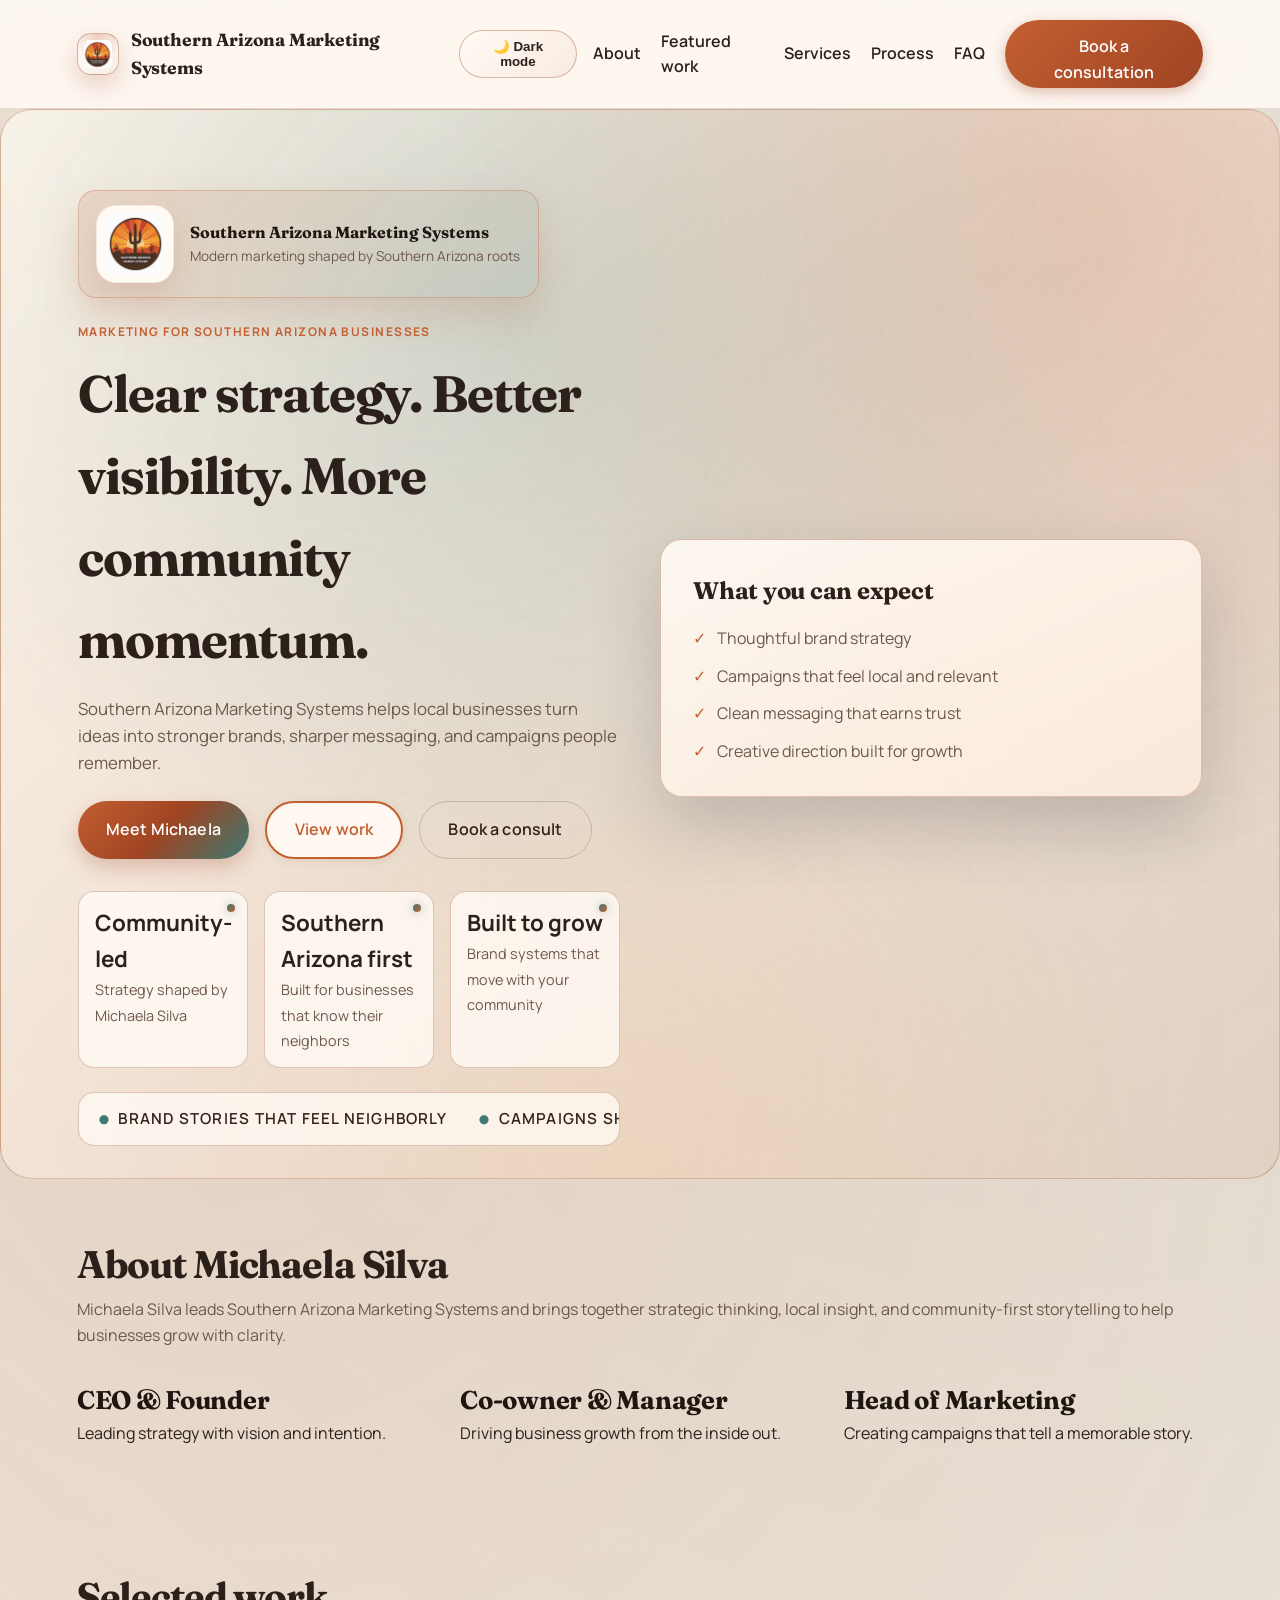
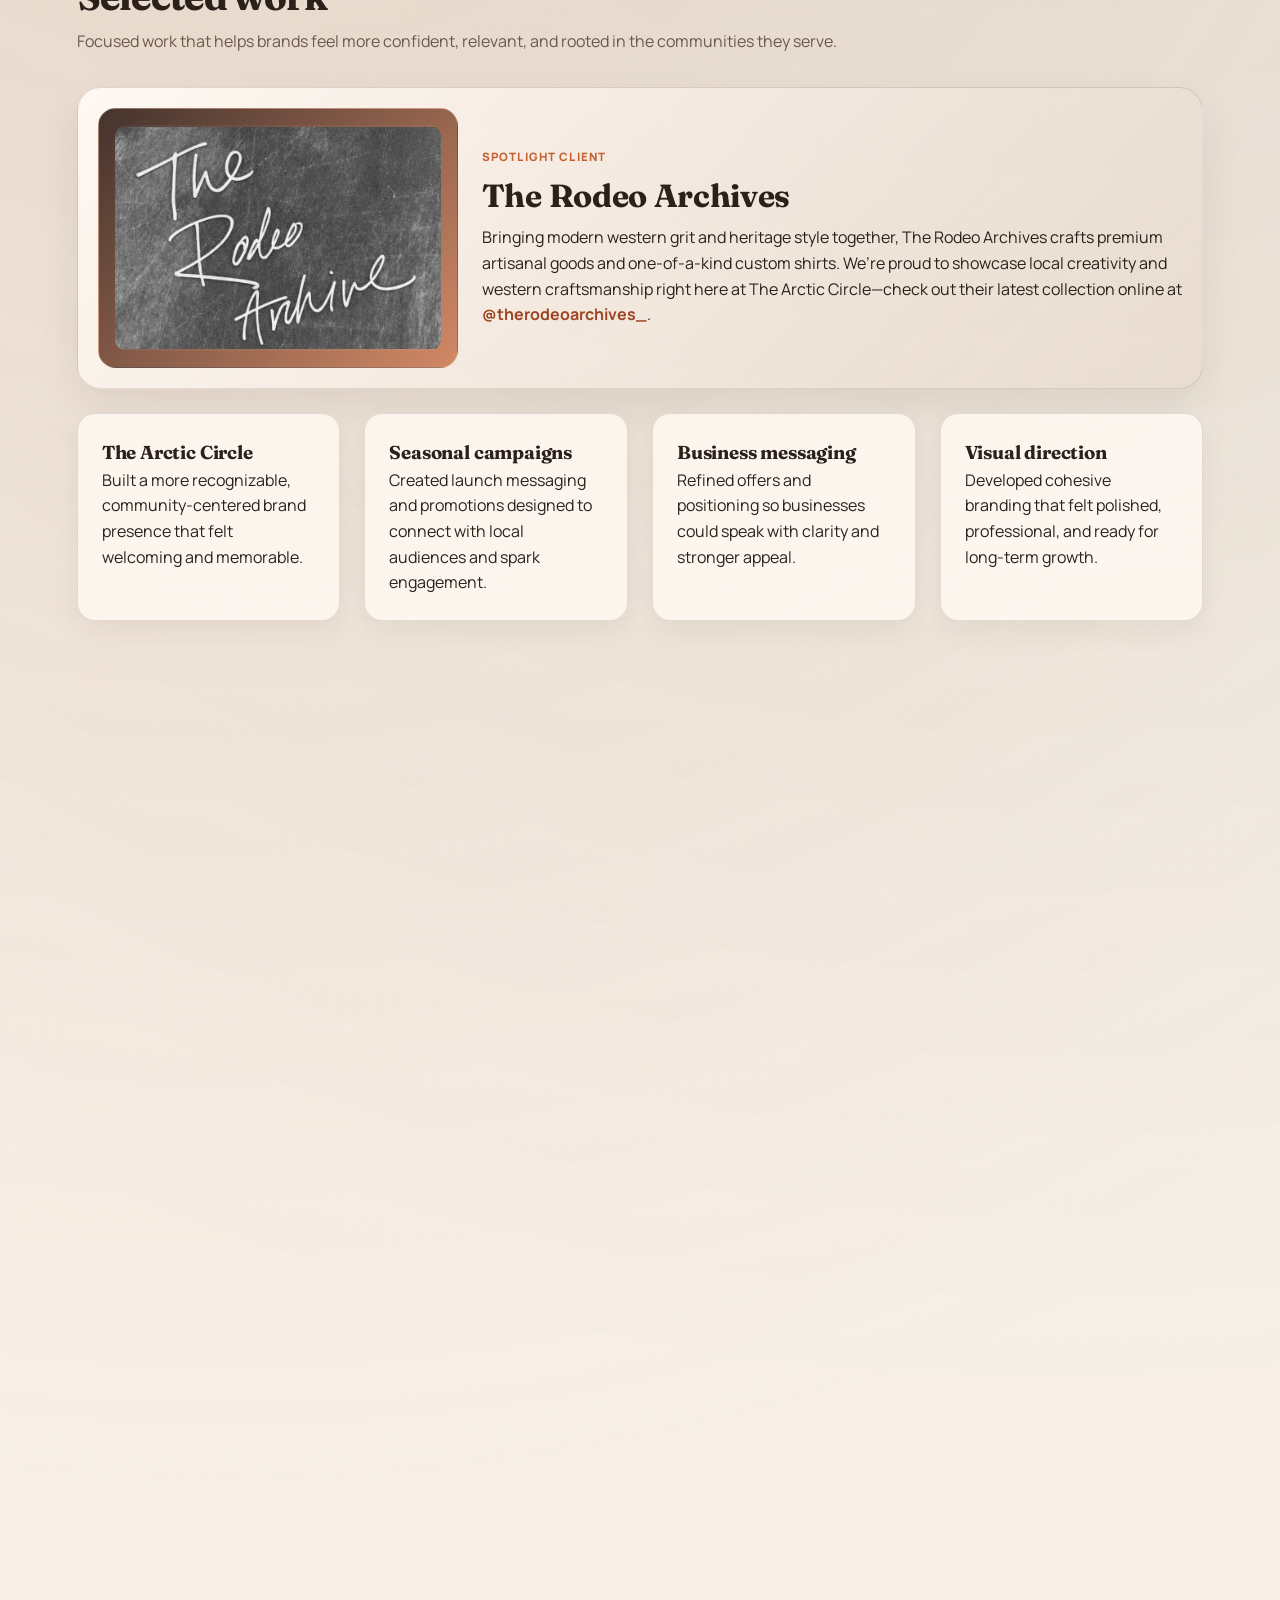
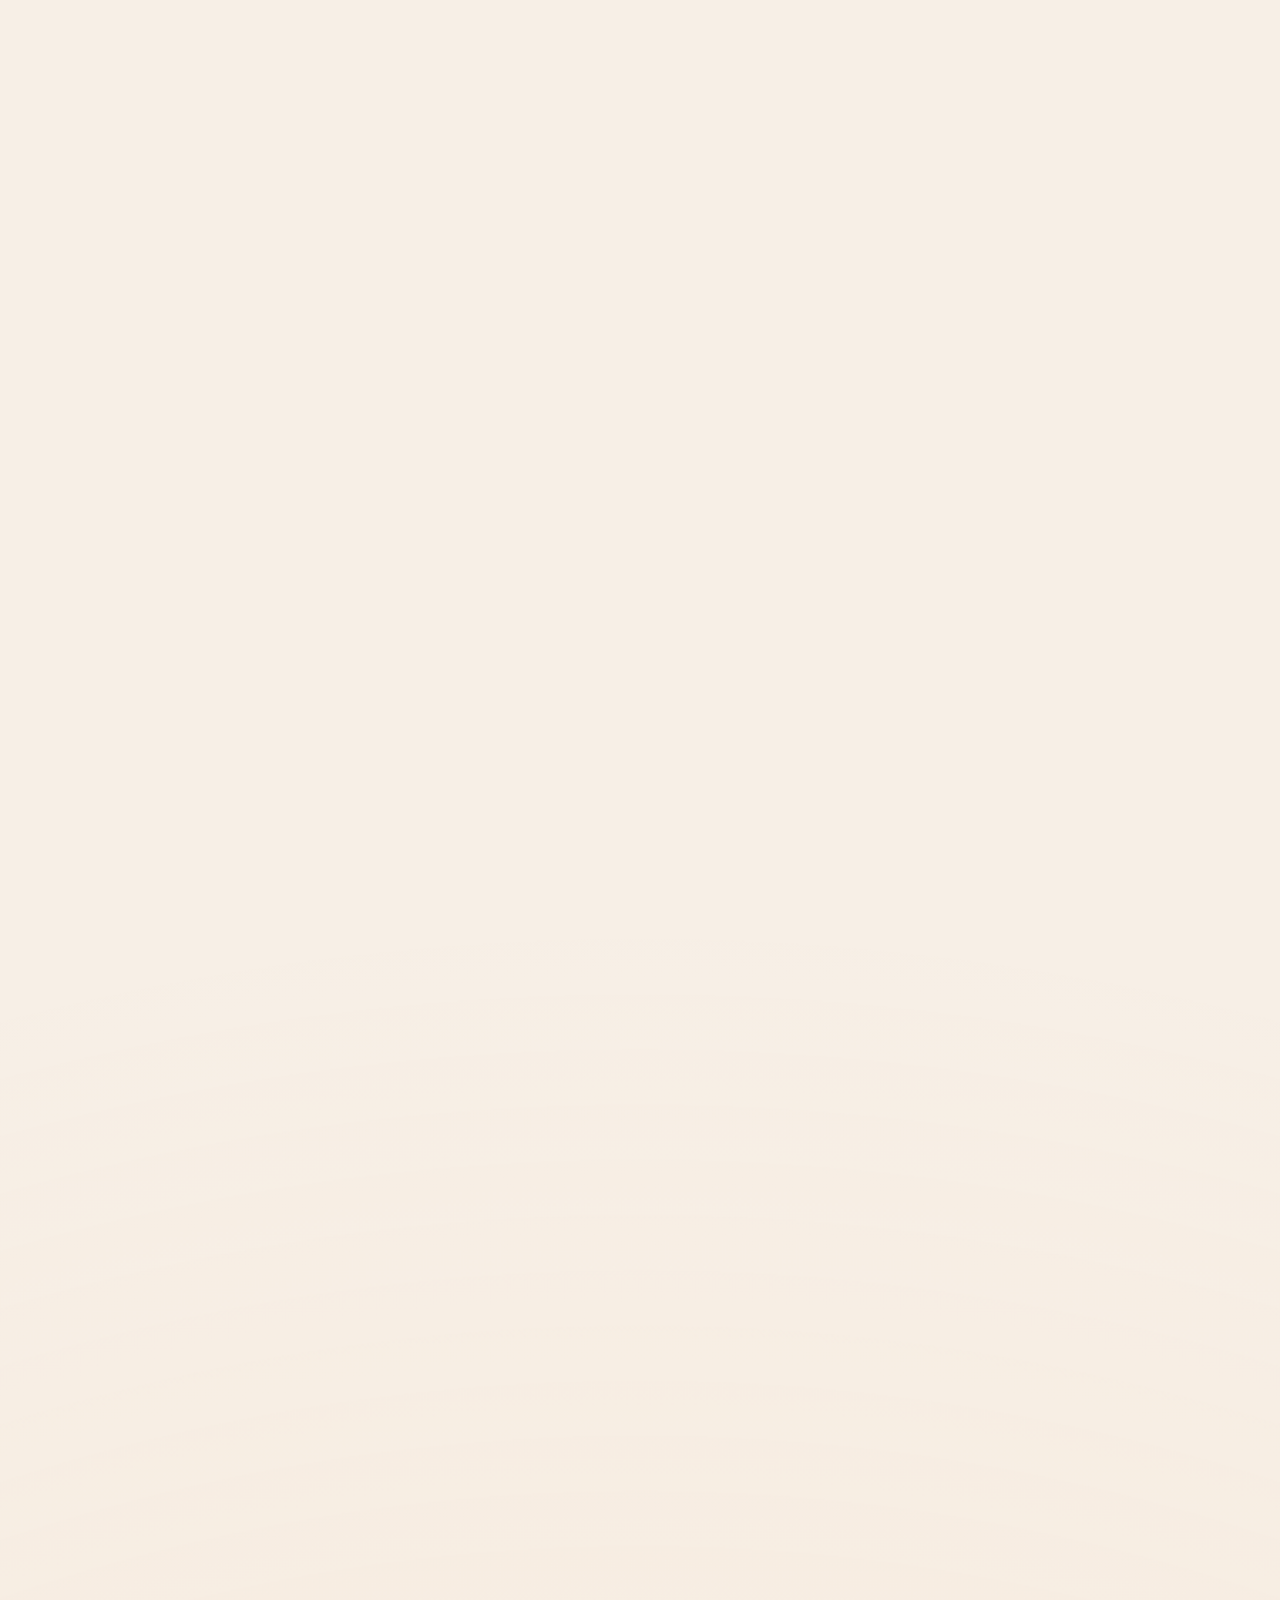
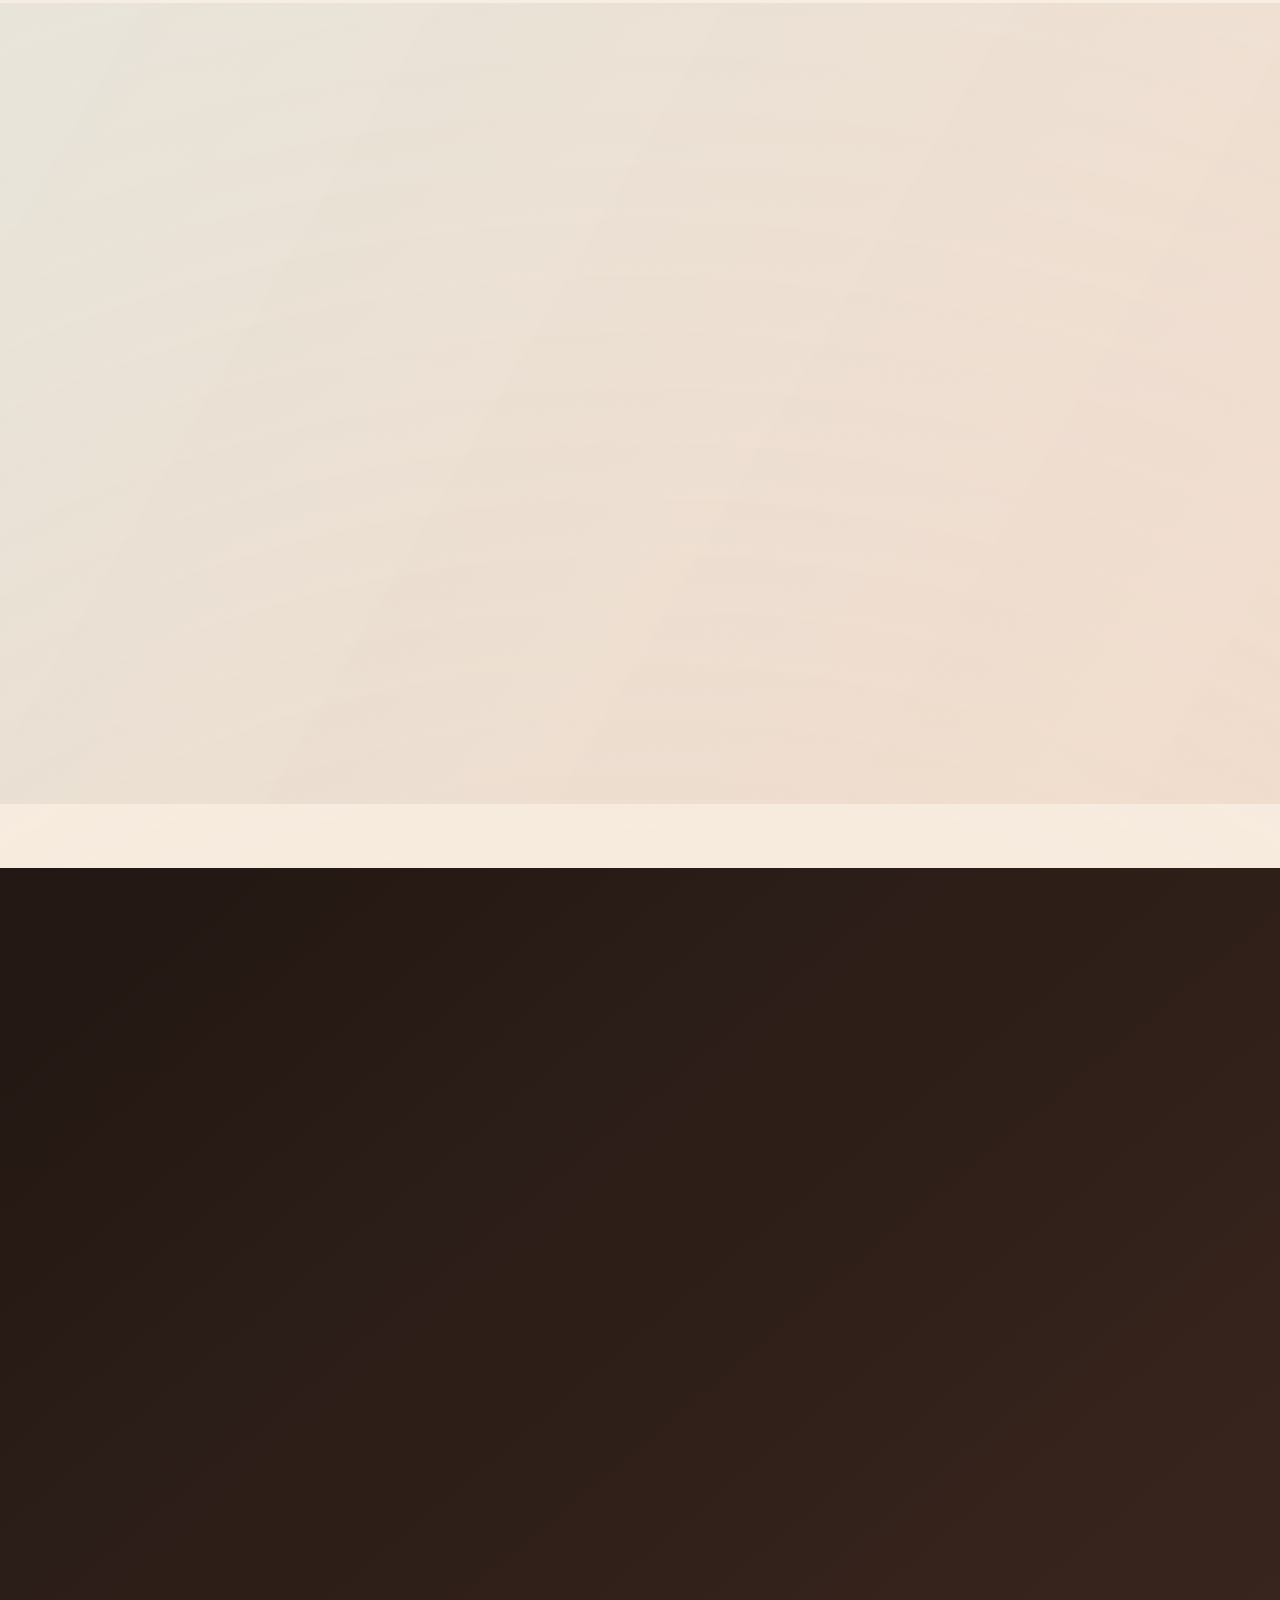
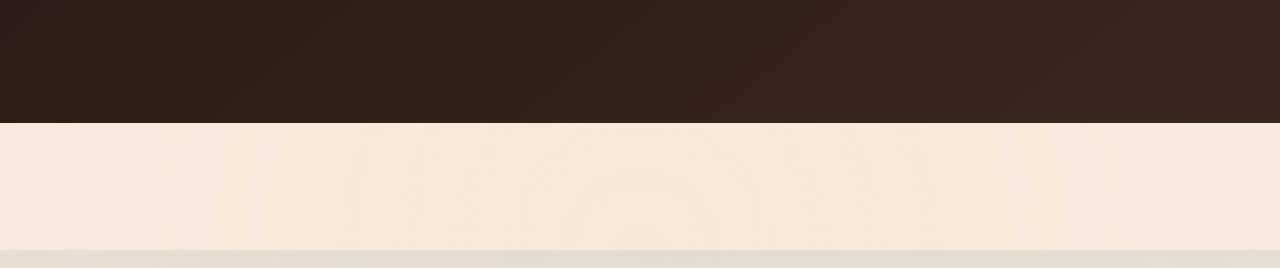
<file: index.html>
<!doctype html>
<html lang="en">
  <head>
    <meta charset="UTF-8" />
    <meta name="viewport" content="width=device-width, initial-scale=1" />
    <title>Southern Arizona Marketing Systems | Community-Rooted Brand Strategy</title>
    <meta
      name="description"
      content="Southern Arizona Marketing Systems is a marketing brand focused on helping local businesses grow with strategy, branding, and campaigns rooted in Southern Arizona community."
    />
    <meta name="robots" content="index, follow" />
    <link rel="canonical" href="https://southernarizonamarketingsystems.com/" />
    <meta property="og:type" content="website" />
    <meta property="og:title" content="Southern Arizona Marketing Systems | Community-Rooted Brand Strategy" />
    <meta
      property="og:description"
      content="Community-rooted marketing strategy, branding, and campaign development for businesses in Southern Arizona."
    />
    <meta property="og:url" content="https://southernarizonamarketingsystems.com/" />
    <meta property="og:image" content="https://southernarizonamarketingsystems.com/images/IMG_1869.PNG" />
    <meta name="twitter:card" content="summary_large_image" />
    <meta name="twitter:title" content="Southern Arizona Marketing Systems | Community-Rooted Brand Strategy" />
    <meta
      name="twitter:description"
      content="Community-rooted marketing strategy, branding, and campaign development for businesses in Southern Arizona."
    />
    <meta name="twitter:image" content="https://southernarizonamarketingsystems.com/images/IMG_1869.PNG" />
    <meta name="theme-color" content="#d7b79c" media="(prefers-color-scheme: light)" />
    <meta name="theme-color" content="#18110f" media="(prefers-color-scheme: dark)" />
    
    <!-- Performance: DNS prefetch and preconnect for faster resource loading -->
    <link rel="dns-prefetch" href="https://fonts.googleapis.com" />
    <link rel="dns-prefetch" href="https://fonts.gstatic.com" />
    <link rel="preconnect" href="https://fonts.googleapis.com" />
    <link rel="preconnect" href="https://fonts.gstatic.com" crossorigin />
    
    <!-- Performance: Preload critical CSS for faster render -->
    <link rel="preload" href="styles.min.css" as="style" />
    
    <!-- Performance: Load font with optimal display strategy -->
    <link
      href="https://fonts.googleapis.com/css2?family=Manrope:wght@400;500;600;700;800&family=Fraunces:opsz,wght@9..144,600;9..144,700&display=swap"
      rel="stylesheet"
    />
    
    <!-- Performance: Use minified CSS for faster load -->
    <link rel="stylesheet" href="styles.css" />
    
    <!-- Performance: Defer JavaScript execution -->
    <script defer src="script.js"></script>
    <script type="application/ld+json">
      {
        "@context": "https://schema.org",
        "@type": "LocalBusiness",
        "name": "Southern Arizona Marketing Systems",
        "url": "https://southernarizonamarketingsystems.com/",
        "image": "https://southernarizonamarketingsystems.com/images/IMG_1869.PNG",
        "description": "Community-rooted marketing strategy, branding, and campaign development for businesses in Southern Arizona.",
        "address": {
          "@type": "PostalAddress",
          "addressRegion": "AZ",
          "addressLocality": "Southern Arizona",
          "addressCountry": "US"
        },
        "areaServed": ["Tucson, AZ", "Cochise County, AZ", "Southern Arizona"],
        "email": "silva.marketing.freelanceandmore@gmail.com",
        "sameAs": []
      }
    </script>
  </head>
  <body>
    <a class="skip-link" href="#main-content">Skip to main content</a>
    <!-- Header / Navigation -->
    <header class="site-header" id="top">
      <nav class="nav" aria-label="Primary">
        <a class="brand" href="#top">
          <img class="brand__logo" src="images/IMG_1869.PNG" alt="Southern Arizona Marketing Systems logo" loading="eager" decoding="async" width="42" height="42" />
          <span>Southern Arizona Marketing Systems</span>
        </a>
        <button class="nav-toggle" type="button" aria-expanded="false" aria-controls="nav-menu">
          <span class="sr-only">Toggle navigation</span>
          <span class="nav-toggle__bar"></span>
          <span class="nav-toggle__bar"></span>
          <span class="nav-toggle__bar"></span>
        </button>
        <button class="theme-toggle" type="button" aria-pressed="false" aria-label="Toggle dark mode">
          🌙 Dark mode
        </button>
        <ul class="nav-menu" id="nav-menu" aria-label="Primary navigation">
          <li><a href="#about">About</a></li>
          <li><a href="#work">Featured work</a></li>
          <li><a href="#services">Services</a></li>
          <li><a href="#process">Process</a></li>
          <li><a href="#faq">FAQ</a></li>
          <li><a class="button button--cta" href="#contact">Book a consultation</a></li>
        </ul>
      </nav>
    </header>

    <main id="main-content">
      <!-- Hero -->
      <section class="hero" aria-labelledby="hero-title">
        <div class="hero__backdrop" aria-hidden="true"></div>
        <header class="hero__content">
          <div class="hero__logo">
            <img src="images/IMG_1869.PNG" alt="Southern Arizona Marketing Systems logo" loading="eager" decoding="async" width="78" height="78" />
            <div>
              <p class="hero__logo-title">Southern Arizona Marketing Systems</p>
              <p class="hero__logo-subtitle">Modern marketing shaped by Southern Arizona roots</p>
            </div>
          </div>
          <p class="eyebrow">Marketing for Southern Arizona businesses</p>
          <h1 id="hero-title">Clear strategy. Better visibility. More community momentum.</h1>
          <p class="lead">
            Southern Arizona Marketing Systems helps local businesses turn ideas into stronger brands, sharper messaging, and campaigns people remember.
          </p>
          <div class="hero__actions">
            <a class="button button--primary" href="#about">Meet Michaela</a>
            <a class="button button--secondary" href="#work">View work</a>
            <a class="button button--ghost" href="#contact">Book a consult</a>
          </div>
          <ul class="hero__stats">
            <li>
              <strong>Community-led</strong>
              <span>Strategy shaped by Michaela Silva</span>
            </li>
            <li>
              <strong>Southern Arizona first</strong>
              <span>Built for businesses that know their neighbors</span>
            </li>
            <li>
              <strong>Built to grow</strong>
              <span>Brand systems that move with your community</span>
            </li>
          </ul>
          <div class="hero__ticker" aria-live="polite">
            <div class="ticker__track">
              <span class="ticker__item">Brand stories that feel neighborly</span>
              <span class="ticker__item">Campaigns shaped for local audiences</span>
              <span class="ticker__item">Messaging with confidence and warmth</span>
              <span class="ticker__item">Creative direction with desert character</span>
              <span class="ticker__item">Brand stories that feel neighborly</span>
              <span class="ticker__item">Campaigns shaped for local audiences</span>
              <span class="ticker__item">Messaging with confidence and warmth</span>
            </div>
          </div>
        </header>
        <aside class="hero__card">
          <h2>What you can expect</h2>
          <ul>
            <li>Thoughtful brand strategy</li>
            <li>Campaigns that feel local and relevant</li>
            <li>Clean messaging that earns trust</li>
            <li>Creative direction built for growth</li>
          </ul>
        </aside>
      </section>

      <!-- About -->
      <section class="section" id="about" aria-labelledby="about-title">
        <header class="section__header">
          <h2 id="about-title">About Michaela Silva</h2>
          <p>
            Michaela Silva leads Southern Arizona Marketing Systems and brings together strategic thinking, local insight, and community-first storytelling to help businesses grow with clarity.
          </p>
        </header>
        <ul class="metrics">
          <li>
            <h3>CEO & Founder</h3>
            <p>Leading strategy with vision and intention.</p>
          </li>
          <li>
            <h3>Co-owner & Manager</h3>
            <p>Driving business growth from the inside out.</p>
          </li>
          <li>
            <h3>Head of Marketing</h3>
            <p>Creating campaigns that tell a memorable story.</p>
          </li>
        </ul>
      </section>

      <!-- Featured Work -->
      <section class="section" id="work" aria-labelledby="work-title">
        <header class="section__header">
          <h2 id="work-title">Selected work</h2>
          <p>Focused work that helps brands feel more confident, relevant, and rooted in the communities they serve.</p>
        </header>

        <article class="spotlight" aria-labelledby="spotlight-title">
          <div class="spotlight__media" aria-label="The Rodeo Archives logo">
            <img src="images/IMG_0685.jpeg" alt="The Rodeo Archives logo" loading="lazy" decoding="async" />
          </div>
          <div class="spotlight__content">
            <p class="spotlight__badge">Spotlight Client</p>
            <h3 id="spotlight-title">The Rodeo Archives</h3>
            <p>
              Bringing modern western grit and heritage style together, The Rodeo Archives crafts premium artisanal goods and one-of-a-kind custom shirts. We’re proud to showcase local creativity and western craftsmanship right here at The Arctic Circle—check out their latest collection online at <a href="https://www.instagram.com/therodeoarchives_" target="_blank" rel="noreferrer">@therodeoarchives_</a>.
            </p>
          </div>
        </article>

        <div class="grid grid--two">
          <article class="card">
            <h3>The Arctic Circle</h3>
            <p>Built a more recognizable, community-centered brand presence that felt welcoming and memorable.</p>
          </article>
          <article class="card">
            <h3>Seasonal campaigns</h3>
            <p>Created launch messaging and promotions designed to connect with local audiences and spark engagement.</p>
          </article>
          <article class="card">
            <h3>Business messaging</h3>
            <p>Refined offers and positioning so businesses could speak with clarity and stronger appeal.</p>
          </article>
          <article class="card">
            <h3>Visual direction</h3>
            <p>Developed cohesive branding that felt polished, professional, and ready for long-term growth.</p>
          </article>
        </div>
      </section>

      <!-- Solutions -->
      <section class="section section--alt" id="solutions" aria-labelledby="solutions-title">
        <header class="section__header">
          <h2 id="solutions-title">What we build</h2>
          <p>Practical marketing support built around your voice, your audience, and the next step your business is ready to take.</p>
        </header>
        <div class="grid grid--two">
          <article class="callout">
            <h3>Brand Positioning</h3>
            <p>Clarify who you are, what makes you distinct, and how you show up in the market with local trust.</p>
          </article>
          <article class="callout">
            <h3>Campaign Development</h3>
            <p>Turn ideas into compelling promotions, launches, and consistent storytelling that invites people in.</p>
          </article>
          <article class="callout">
            <h3>Digital Presence</h3>
            <p>Strengthen your website, social presence, and digital messaging to support growth without losing your voice.</p>
          </article>
          <article class="callout">
            <h3>Community Engagement</h3>
            <p>Build local visibility with a tone and approach that resonates with neighbors, families, and repeat customers.</p>
          </article>
        </div>
      </section>

      <!-- Services -->
      <section class="section" id="services" aria-labelledby="services-title">
        <header class="section__header">
          <h2 id="services-title">Services</h2>
          <p>Simple, flexible support for businesses that want stronger branding and steady momentum.</p>
        </header>
        <div class="promo-strip" role="note" aria-label="Special promotion">
          <p><strong>NOW OFFERING AD SPACE AT THE ARCTIC CIRCLE!</strong> $24.99 a month for bi-weekly banner design and ad space.</p>
        </div>
        <div class="grid">
          <article class="card">
            <h3>Brand Strategy</h3>
            <p>Positioning, messaging, and creative direction for businesses that want to stand out.</p>
          </article>
          <article class="card">
            <h3>Campaign Development</h3>
            <p>Promotions, launches, and storytelling designed to create stronger visibility.</p>
          </article>
          <article class="card">
            <h3>Digital Presence</h3>
            <p>Website copy, content direction, and social messaging that support growth.</p>
          </article>
        </div>
        <div class="plans">
          <header class="section__header section__header--compact">
            <h3>Support options</h3>
            <p>Flexible tiers that scale with your growth goals.</p>
          </header>
          <div class="plans__grid">
            <article class="plan">
              <header class="plan__header">
                <h4>Brand Launch</h4>
                <p class="plan__price">
                  <span>$24.99 / month</span>
                  <span>Brand foundation for a fresh start</span>
                </p>
              </header>
              <ul class="plan__list">
                <li>Brand messaging direction</li>
                <li>Website copy refresh</li>
                <li>Social media positioning</li>
                <li>1 strategy session</li>
              </ul>
            </article>
            <article class="plan plan--featured">
              <header class="plan__header">
                <p class="plan__badge">Cochise County</p>
                <h4>Arctic Circle Ad Space</h4>
                <p class="plan__price">
                  <span>$24.99 / month</span>
                  <span>Bi-weekly banner design and ad placement</span>
                </p>
              </header>
              <ul class="plan__list">
                <li>Custom banner design every two weeks</li>
                <li>Ad space at The Arctic Circle</li>
                <li>Built for local businesses looking to grow visibility</li>
              </ul>
            </article>
            <article class="plan plan--featured">
              <header class="plan__header">
                <p class="plan__badge">Most popular</p>
                <h4>Growth Support</h4>
                <p class="plan__price">
                  <span>$34.99 / month</span>
                  <span>Ongoing momentum for businesses ready to expand</span>
                </p>
              </header>
              <ul class="plan__list">
                <li>Everything in Brand Launch</li>
                <li>Campaign planning</li>
                <li>Content direction</li>
                <li>Monthly strategy check-ins</li>
              </ul>
            </article>
            <article class="plan">
              <header class="plan__header">
                <h4>Signature Growth</h4>
                <p class="plan__price">
                  <span>$44.99 / month</span>
                  <span>Full-scale support for ambitious brand building</span>
                </p>
              </header>
              <ul class="plan__list">
                <li>Everything in Growth Support</li>
                <li>Launch campaign development</li>
                <li>Brand storytelling support</li>
                <li>Priority collaboration</li>
              </ul>
            </article>
            <article class="plan">
              <header class="plan__header">
                <h4>Website + Domain Management</h4>
                <p class="plan__price">
                  <span>$19.99 / month</span>
                  <span>Website and domain management only</span>
                </p>
              </header>
              <ul class="plan__list">
                <li>Website maintenance</li>
                <li>Domain management</li>
                <li>Basic support and updates</li>
              </ul>
            </article>
          </div>
          <div class="plans__cta">
            <a class="button button--secondary" href="process.html">See how we move forward</a>
          </div>
        </div>
        
        <!-- Service CTA -->
        <div class="cta-banner">
          <h3>Ready to grow your Southern Arizona business?</h3>
          <p>Let’s create a marketing direction that feels clear, confident, and rooted in the communities you care about.</p>
          <div class="cta-banner__actions">
            <a class="button button--primary" href="#contact">Book a consultation</a>
            <a class="button button--secondary" href="#contact">Share your goals</a>
          </div>
        </div>
      </section>

      <!-- FAQ -->
      <section class="section section--alt" id="faq" aria-labelledby="faq-title">
        <header class="section__header">
          <h2 id="faq-title">FAQ</h2>
          <p>Quick answers to common questions from local businesses and community partners.</p>
        </header>
        <div class="faq">
          <details>
            <summary>How quickly can we get started?</summary>
            <p>Most projects start with a discovery conversation and move into planning shortly after.</p>
          </details>
          <details>
            <summary>Do you work with small local businesses?</summary>
            <p>Yes. We work with businesses that want clearer messaging and stronger visibility.</p>
          </details>
          <details>
            <summary>What kinds of services do you offer?</summary>
            <p>Branding, campaign development, messaging, and digital presence support.</p>
          </details>
        </div>
        
        <!-- FAQ CTA -->
        <div class="cta-banner">
          <h3>Still have questions?</h3>
          <p>Let’s talk about your goals and create a marketing direction that feels aligned with the future you want.</p>
          <div class="cta-banner__actions">
            <a class="button button--primary" href="#contact">Book a consultation</a>
            <a class="button button--secondary" href="#contact">Share your goals</a>
          </div>
        </div>
      </section>

      <!-- Contact -->
      <section class="section section--accent" id="contact" aria-labelledby="contact-title">
        <div class="contact">
          <article>
              <h2 id="contact-title">Let’s build your next chapter together</h2>
            <p>
                Share your goals and challenges. We’ll help you shape a marketing direction that feels clear, confident, and ready for what comes next in your community.
            </p>
            <ul class="contact__benefits">
              <li>✓ Complimentary consultation</li>
              <li>✓ Brand and campaign guidance</li>
              <li>✓ Thoughtful next-step recommendations</li>
              <li>✓ Responsive communication</li>
            </ul>
          </article>
          <form class="contact__form" action="mailto:silva.marketing.freelanceandmore@gmail.com" method="post" enctype="text/plain" aria-describedby="form-note form-status">
            <label for="contact-name">Your Name <span class="required">*</span></label>
            <input id="contact-name" type="text" name="name" autocomplete="name" placeholder="John Smith" required aria-required="true" />
            
            <label for="contact-email">Email Address <span class="required">*</span></label>
            <input id="contact-email" type="email" name="email" autocomplete="email" placeholder="john@yourbusiness.com" required aria-required="true" />
            
            <label for="contact-phone">Phone (optional)</label>
            <input id="contact-phone" type="tel" name="phone" autocomplete="tel" placeholder="(520) 555-1234" />
            
            <label for="contact-message">Tell us about your business goals <span class="required">*</span></label>
            <textarea id="contact-message" name="message" rows="5" placeholder="What challenges are you facing? What are your growth goals?" required aria-required="true"></textarea>
            
            <button class="button button--primary button--large" type="submit">Start the conversation</button>
            <p class="form-status" id="form-status" role="status" aria-live="polite"></p>
            <p class="form-note" id="form-note">We’ll respond within two business days.</p>
          </form>
        </div>
      </section>
    </main>

    <!-- Footer -->
    <footer class="site-footer">
      <div class="footer-brand">
        <img src="images/IMG_1869.PNG" alt="Southern Arizona Marketing Systems logo" loading="lazy" decoding="async" width="46" height="46" />
        <p>© 2026 Southern Arizona Marketing Systems. Proudly rooted in Southern Arizona.</p>
      </div>
      <nav class="footer-links" aria-label="Footer">
        <a href="#about">About</a>
        <a href="#work">Featured work</a>
        <a href="#services">Services</a>
        <a href="process.html">Process</a>
        <a href="#faq">FAQ</a>
        <a href="#contact">Contact</a>
      </nav>
    </footer>
  </body>
</html>
</file>
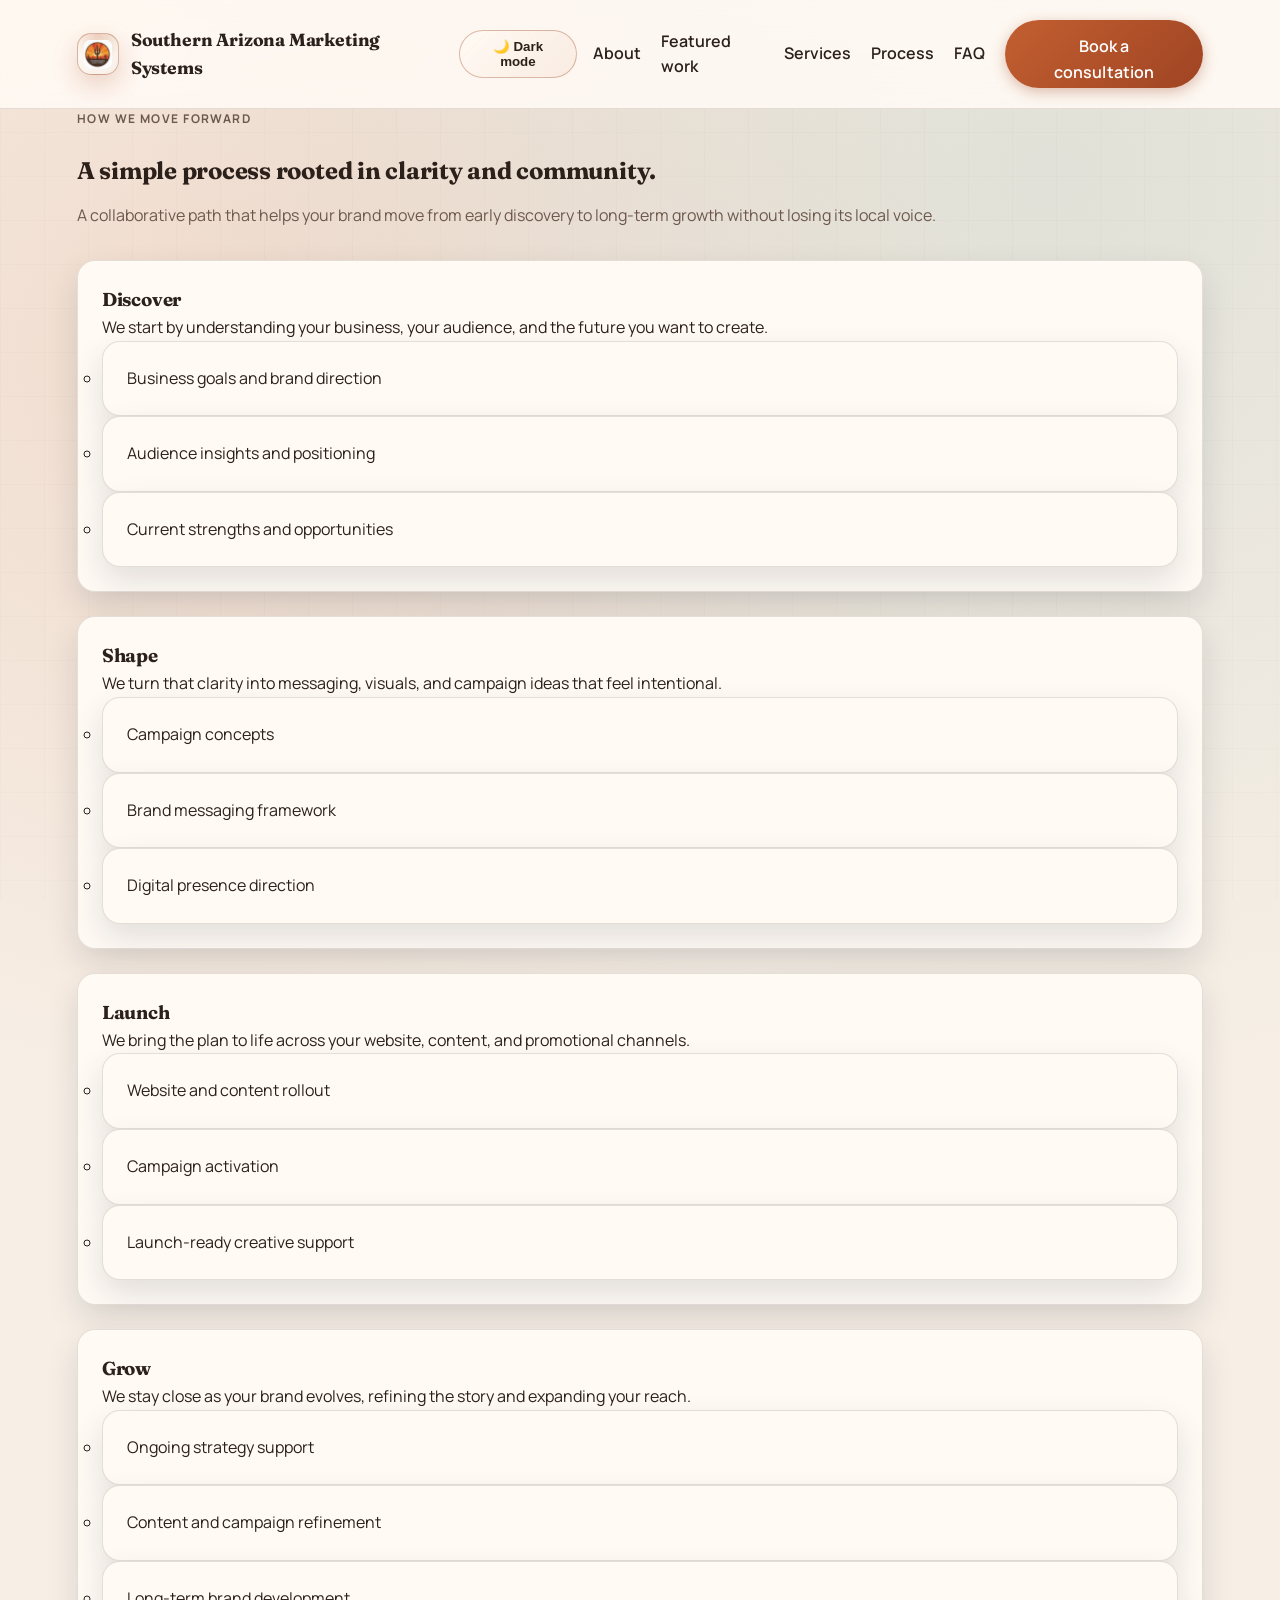
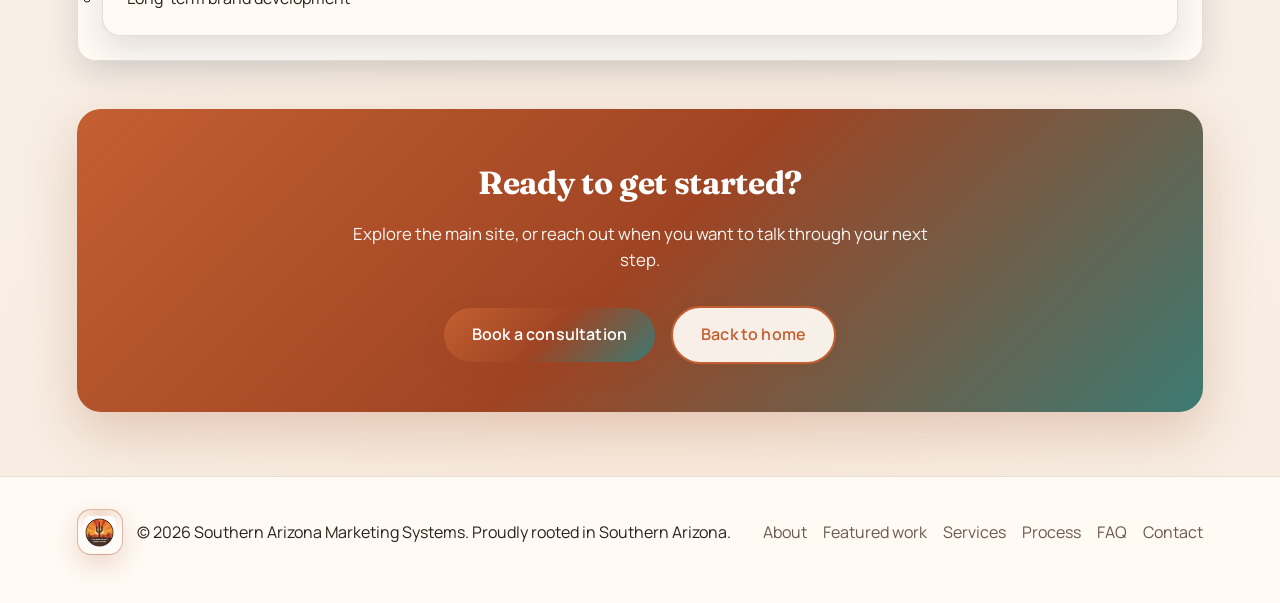
<file: process.html>
<!doctype html>
<html lang="en">
  <head>
    <meta charset="UTF-8" />
    <meta name="viewport" content="width=device-width, initial-scale=1" />
    <title>How We Move Forward | Southern Arizona Marketing Systems</title>
    <meta
      name="description"
      content="Learn how Southern Arizona Marketing Systems moves a project from discovery to growth with a collaborative, community-focused process."
    />
    <meta name="robots" content="index, follow" />
    <link rel="canonical" href="https://southernarizonamarketingsystems.com/process.html" />
    <meta property="og:type" content="website" />
    <meta property="og:title" content="How We Move Forward | Southern Arizona Marketing Systems" />
    <meta
      property="og:description"
      content="Learn how Southern Arizona Marketing Systems moves a project from discovery to growth with a collaborative, community-focused process."
    />
    <meta property="og:url" content="https://southernarizonamarketingsystems.com/process.html" />
    <meta property="og:image" content="https://southernarizonamarketingsystems.com/images/IMG_1869.PNG" />
    <meta name="twitter:card" content="summary_large_image" />
    <meta name="twitter:title" content="How We Move Forward | Southern Arizona Marketing Systems" />
    <meta
      name="twitter:description"
      content="Learn how Southern Arizona Marketing Systems moves a project from discovery to growth with a collaborative, community-focused process."
    />
    <meta name="twitter:image" content="https://southernarizonamarketingsystems.com/images/IMG_1869.PNG" />
    <meta name="theme-color" content="#d7b79c" media="(prefers-color-scheme: light)" />
    <meta name="theme-color" content="#18110f" media="(prefers-color-scheme: dark)" />
    <link rel="dns-prefetch" href="https://fonts.googleapis.com" />
    <link rel="dns-prefetch" href="https://fonts.gstatic.com" />
    <link rel="preconnect" href="https://fonts.googleapis.com" />
    <link rel="preconnect" href="https://fonts.gstatic.com" crossorigin />
    <link rel="preload" href="styles.min.css" as="style" />
    <link
      href="https://fonts.googleapis.com/css2?family=Manrope:wght@400;500;600;700;800&family=Fraunces:opsz,wght@9..144,600;9..144,700&display=swap"
      rel="stylesheet"
    />
    <link rel="stylesheet" href="styles.css" />
    <script defer src="script.js"></script>
  </head>
  <body>
    <a class="skip-link" href="#main-content">Skip to main content</a>
    <header class="site-header" id="top">
      <nav class="nav" aria-label="Primary">
        <a class="brand" href="index.html#top">
          <img class="brand__logo" src="images/IMG_1869.PNG" alt="Southern Arizona Marketing Systems logo" loading="eager" decoding="async" width="42" height="42" />
          <span>Southern Arizona Marketing Systems</span>
        </a>
        <button class="nav-toggle" type="button" aria-expanded="false" aria-controls="nav-menu">
          <span class="sr-only">Toggle navigation</span>
          <span class="nav-toggle__bar"></span>
          <span class="nav-toggle__bar"></span>
          <span class="nav-toggle__bar"></span>
        </button>
        <button class="theme-toggle" type="button" aria-pressed="false" aria-label="Toggle dark mode">
          🌙 Dark mode
        </button>
        <ul class="nav-menu" id="nav-menu" aria-label="Primary navigation">
          <li><a href="index.html#about">About</a></li>
          <li><a href="index.html#work">Featured work</a></li>
          <li><a href="index.html#services">Services</a></li>
          <li><a href="process.html">Process</a></li>
          <li><a href="index.html#faq">FAQ</a></li>
          <li><a class="button button--cta" href="index.html#contact">Book a consultation</a></li>
        </ul>
      </nav>
    </header>

    <main id="main-content">
      <section class="section" aria-labelledby="process-title">
        <header class="section__header">
          <p class="eyebrow">How we move forward</p>
          <h1 id="process-title">A simple process rooted in clarity and community.</h1>
          <p>A collaborative path that helps your brand move from early discovery to long-term growth without losing its local voice.</p>
        </header>
        <ol class="process">
          <li>
            <h3>Discover</h3>
            <p>We start by understanding your business, your audience, and the future you want to create.</p>
            <ul>
              <li>Business goals and brand direction</li>
              <li>Audience insights and positioning</li>
              <li>Current strengths and opportunities</li>
            </ul>
          </li>
          <li>
            <h3>Shape</h3>
            <p>We turn that clarity into messaging, visuals, and campaign ideas that feel intentional.</p>
            <ul>
              <li>Campaign concepts</li>
              <li>Brand messaging framework</li>
              <li>Digital presence direction</li>
            </ul>
          </li>
          <li>
            <h3>Launch</h3>
            <p>We bring the plan to life across your website, content, and promotional channels.</p>
            <ul>
              <li>Website and content rollout</li>
              <li>Campaign activation</li>
              <li>Launch-ready creative support</li>
            </ul>
          </li>
          <li>
            <h3>Grow</h3>
            <p>We stay close as your brand evolves, refining the story and expanding your reach.</p>
            <ul>
              <li>Ongoing strategy support</li>
              <li>Content and campaign refinement</li>
              <li>Long-term brand development</li>
            </ul>
          </li>
        </ol>
        <div class="cta-banner">
          <h3>Ready to get started?</h3>
          <p>Explore the main site, or reach out when you want to talk through your next step.</p>
          <div class="cta-banner__actions">
            <a class="button button--primary" href="index.html#contact">Book a consultation</a>
            <a class="button button--secondary" href="index.html">Back to home</a>
          </div>
        </div>
      </section>
    </main>

    <footer class="site-footer">
      <div class="footer-brand">
        <img src="images/IMG_1869.PNG" alt="Southern Arizona Marketing Systems logo" loading="lazy" decoding="async" width="46" height="46" />
        <p>© 2026 Southern Arizona Marketing Systems. Proudly rooted in Southern Arizona.</p>
      </div>
      <nav class="footer-links" aria-label="Footer">
        <a href="index.html#about">About</a>
        <a href="index.html#work">Featured work</a>
        <a href="index.html#services">Services</a>
        <a href="process.html">Process</a>
        <a href="index.html#faq">FAQ</a>
        <a href="index.html#contact">Contact</a>
      </nav>
    </footer>
  </body>
</html>
</file>
<file: styles.css>
:root {
  color-scheme: light;
  --bg: #f7efe6;
  --surface: #fffaf4;
  --primary: #34221c;
  --primary-dark: #1f1612;
  --accent: #c35f31;
  --accent-dark: #9f4423;
  --accent-cool: #3c7a72;
  --accent-cool-dark: #255f58;
  --text: #2c201b;
  --muted: #6d584d;
  --border: rgba(76, 51, 39, 0.14);
  --shadow: 0 24px 60px rgba(56, 35, 24, 0.12);
  --success: #2f7a61;
  --focus-ring: #9f4423;
  --font-body: "Manrope", system-ui, sans-serif;
  --font-display: "Fraunces", "Manrope", serif;
}

body[data-theme="dark"] {
  color-scheme: dark;
  --bg: #140f0d;
  --surface: #1c1512;
  --primary: #f6ece4;
  --primary-dark: #fff7f0;
  --accent: #ed8a58;
  --accent-dark: #c96a39;
  --accent-cool: #6fb3a8;
  --accent-cool-dark: #4f8f86;
  --text: #f5ece5;
  --muted: #d4c0b5;
  --border: rgba(226, 200, 187, 0.18);
  --shadow: 0 28px 70px rgba(0, 0, 0, 0.45);
  --success: #7dd3b0;
  --focus-ring: #ed8a58;
}

* {
  box-sizing: border-box;
  margin: 0;
  padding: 0;
}

body {
  font-family: var(--font-body);
  color: var(--text);
  background: radial-gradient(circle at 18% 16%, rgba(195, 95, 49, 0.14), transparent 36%),
    radial-gradient(circle at 82% 8%, rgba(60, 122, 114, 0.12), transparent 40%),
    radial-gradient(circle at 50% 100%, rgba(249, 199, 155, 0.18), transparent 38%),
    var(--bg);
  line-height: 1.6;
  overflow-x: hidden;
  position: relative;
  isolation: isolate;
}

body::before {
  content: "";
  position: fixed;
  inset: 0;
  background-image: linear-gradient(rgba(76, 51, 39, 0.05) 1px, transparent 1px),
    linear-gradient(90deg, rgba(76, 51, 39, 0.05) 1px, transparent 1px),
    radial-gradient(circle at center, rgba(255, 255, 255, 0.14) 0, rgba(255, 255, 255, 0) 58%);
  background-size: 44px 44px, 44px 44px, 100% 100%;
  opacity: 0.38;
  z-index: -1;
  pointer-events: none;
}

html {
  scroll-behavior: smooth;
}

a {
  color: inherit;
  text-decoration: none;
}

h1,
h2,
h3,
h4 {
  font-family: var(--font-display);
  letter-spacing: -0.01em;
}

a:focus-visible,
button:focus-visible,
input:focus-visible,
textarea:focus-visible,
summary:focus-visible {
  outline: 3px solid var(--focus-ring);
  outline-offset: 3px;
  border-radius: 4px;
}

img {
  max-width: 100%;
  display: block;
}

.sr-only {
  position: absolute;
  width: 1px;
  height: 1px;
  padding: 0;
  margin: -1px;
  overflow: hidden;
  clip: rect(0, 0, 0, 0);
  border: 0;
}

.skip-link {
  position: absolute;
  top: 1rem;
  left: 1rem;
  background: var(--primary);
  color: #ffffff;
  padding: 0.6rem 1rem;
  border-radius: 999px;
  transform: translateY(-200%);
  transition: transform 0.2s ease;
  z-index: 20;
}

.skip-link:focus {
  transform: translateY(0);
}

.reveal {
  opacity: 0;
  transform: translateY(18px);
  transition: opacity 0.6s ease, transform 0.6s ease;
}

.reveal.is-visible {
  opacity: 1;
  transform: translateY(0);
}

.site-header {
  background: color-mix(in srgb, var(--surface) 90%, transparent);
  border-bottom: 1px solid var(--border);
  position: sticky;
  top: 0;
  z-index: 10;
  backdrop-filter: blur(16px) saturate(140%);
}

.nav {
  display: flex;
  align-items: center;
  justify-content: space-between;
  padding: 1.25rem 6vw;
  gap: 1rem;
}

.brand {
  display: inline-flex;
  align-items: center;
  gap: 0.75rem;
  font-weight: 700;
  font-size: 1.1rem;
}

.brand span {
  font-family: var(--font-display);
  letter-spacing: -0.01em;
}

.brand__logo {
  width: 42px;
  height: 42px;
  padding: 0.35rem;
  border-radius: 14px;
  background: radial-gradient(circle at top, rgba(195, 95, 49, 0.28), transparent 60%),
    linear-gradient(135deg, #fffaf4, rgba(76, 51, 39, 0.04));
  border: 1px solid color-mix(in srgb, var(--accent) 30%, var(--border));
  box-shadow: 0 10px 24px rgba(159, 68, 35, 0.22);
}

.nav-menu {
  display: flex;
  align-items: center;
  gap: 1.25rem;
  list-style: none;
  padding: 0;
  margin: 0;
}

.nav-menu a {
  font-weight: 600;
  position: relative;
  padding-bottom: 0.2rem;
}

.nav-menu a::after {
  content: "";
  position: absolute;
  left: 0;
  bottom: 0;
  width: 100%;
  height: 2px;
  background: linear-gradient(90deg, var(--accent-cool), var(--accent));
  transform: scaleX(0);
  transform-origin: left;
  transition: transform 0.3s ease;
}

.nav-menu a:hover::after,
.nav-menu a:focus-visible::after {
  transform: scaleX(1);
}

.theme-toggle {
  border: 1px solid color-mix(in srgb, var(--accent) 28%, var(--border));
  background: linear-gradient(135deg, rgba(255, 250, 244, 0.92), rgba(195, 95, 49, 0.08));
  color: var(--text);
  padding: 0.5rem 0.9rem;
  border-radius: 999px;
  font-weight: 600;
  cursor: pointer;
  transition: transform 0.2s ease, box-shadow 0.2s ease;
}

.theme-toggle:hover {
  box-shadow: 0 8px 18px rgba(159, 68, 35, 0.14);
}

.nav-toggle {
  display: none;
  background: none;
  border: none;
  cursor: pointer;
  padding: 0.25rem;
}

.nav-toggle__bar {
  display: block;
  width: 24px;
  height: 2px;
  background: var(--text);
  margin: 5px 0;
}

main {
  display: flex;
  flex-direction: column;
  gap: 4rem;
  width: min(100%, 1280px);
  margin: 0 auto;
}

.hero {
  position: relative;
  overflow: hidden;
  border-radius: 32px;
  background: linear-gradient(135deg, rgba(255, 247, 237, 0.92), rgba(195, 95, 49, 0.08));
  border: 1px solid color-mix(in srgb, var(--accent) 26%, var(--border));
  display: grid;
  grid-template-columns: repeat(auto-fit, minmax(280px, 1fr));
  gap: 2.5rem;
  padding: 5rem 6vw 2rem;
  align-items: center;
}

.hero__backdrop {
  position: absolute;
  inset: 0;
  background: radial-gradient(circle at var(--cursor-x, 40%) var(--cursor-y, 20%),
      rgba(60, 122, 114, 0.22), transparent 55%),
    radial-gradient(circle at 85% 10%, rgba(195, 95, 49, 0.24), transparent 45%),
    radial-gradient(circle at 50% 100%, rgba(245, 201, 157, 0.28), transparent 42%);
  opacity: 0.9;
  pointer-events: none;
  z-index: 0;
  transition: opacity 0.6s ease;
}

.hero__content,
.hero__card {
  position: relative;
  z-index: 1;
}

.hero__content h1 {
  font-size: clamp(2.3rem, 4vw, 3.5rem);
  margin-bottom: 1rem;
  font-family: var(--font-display);
  letter-spacing: -0.02em;
}

.hero__logo {
  display: inline-flex;
  align-items: center;
  gap: 1rem;
  padding: 0.85rem 1.1rem;
  border-radius: 18px;
  background: linear-gradient(135deg, rgba(195, 95, 49, 0.16), rgba(60, 122, 114, 0.08));
  border: 1px solid color-mix(in srgb, var(--accent) 30%, transparent);
  box-shadow: 0 18px 40px rgba(159, 68, 35, 0.16);
  margin-bottom: 1.5rem;
}

.hero__logo img {
  width: 78px;
  height: 78px;
  padding: 0.45rem;
  border-radius: 20px;
  background: #fffaf4;
  border: 1px solid rgba(76, 51, 39, 0.08);
  box-shadow: 0 12px 30px rgba(159, 68, 35, 0.16);
}

.hero__logo-title {
  font-weight: 700;
  font-size: 1rem;
  color: var(--primary-dark);
  font-family: var(--font-display);
}

.hero__logo-subtitle {
  font-size: 0.85rem;
  color: var(--muted);
}

body[data-theme="dark"] .hero__logo {
  background: linear-gradient(135deg, rgba(237, 138, 88, 0.2), rgba(111, 179, 168, 0.12));
  border-color: rgba(237, 138, 88, 0.35);
}

body[data-theme="dark"] .hero__logo img {
  background: #1a1411;
  border-color: rgba(226, 200, 187, 0.28);
}

body[data-theme="dark"] .hero__card {
  background: linear-gradient(160deg, rgba(28, 21, 18, 0.9), rgba(42, 31, 25, 0.76));
  border-color: rgba(237, 138, 88, 0.24);
  box-shadow: 0 30px 70px rgba(0, 0, 0, 0.45);
}

body[data-theme="dark"] .hero__stats li {
  background: rgba(28, 21, 18, 0.82);
  border-color: rgba(237, 138, 88, 0.22);
}

body[data-theme="dark"] .hero__ticker {
  background: rgba(28, 21, 18, 0.82);
  border-color: rgba(237, 138, 88, 0.22);
}

.eyebrow {
  text-transform: uppercase;
  letter-spacing: 0.12em;
  font-size: 0.75rem;
  font-weight: 700;
  color: var(--accent);
  margin-bottom: 0.75rem;
}

.lead {
  font-size: 1.05rem;
  color: var(--muted);
  margin-bottom: 1.5rem;
}

.hero__actions {
  display: flex;
  flex-wrap: wrap;
  gap: 1rem;
  margin-bottom: 2rem;
}

.hero__stats {
  display: grid;
  grid-template-columns: repeat(auto-fit, minmax(150px, 1fr));
  gap: 1rem;
  list-style: none;
  padding: 0;
  margin: 0;
}

.hero__stats li {
  padding: 0.85rem 1rem;
  border-radius: 16px;
  background: rgba(255, 250, 244, 0.82);
  border: 1px solid color-mix(in srgb, var(--accent) 18%, var(--border));
  backdrop-filter: blur(10px);
  position: relative;
  overflow: hidden;
  animation: floaty 6s ease-in-out infinite;
}

.hero__stats li::before {
  content: "";
  position: absolute;
  top: 12px;
  right: 12px;
  width: 8px;
  height: 8px;
  border-radius: 999px;
  background: linear-gradient(135deg, var(--accent-cool), var(--accent));
  box-shadow: 0 0 10px rgba(60, 122, 114, 0.45);
  animation: pulse-dot 2.5s ease-in-out infinite;
}

.hero__stats li:nth-child(2) {
  animation-delay: 0.5s;
}

.hero__stats li:nth-child(3) {
  animation-delay: 1s;
}

.hero__stats strong {
  display: block;
  font-size: 1.4rem;
}

.hero__stats span {
  color: var(--muted);
  font-size: 0.9rem;
}

.hero__card {
  background: linear-gradient(160deg, rgba(255, 250, 244, 0.92), rgba(255, 239, 226, 0.76));
  padding: 2rem;
  border-radius: 22px;
  box-shadow: 0 30px 70px rgba(15, 23, 42, 0.18);
  border: 1px solid color-mix(in srgb, var(--accent) 22%, var(--border));
  backdrop-filter: blur(14px) saturate(140%);
}

.hero__card ul {
  list-style: none;
  margin-top: 1rem;
  display: grid;
  gap: 0.75rem;
}

.hero__card li {
  padding-left: 1.5rem;
  position: relative;
  color: var(--muted);
}

.hero__card li::before {
  content: "✓";
  position: absolute;
  left: 0;
  color: var(--accent);
  animation: pulse-check 3s ease-in-out infinite;
}

.hero__ticker {
  margin-top: 1.5rem;
  border-radius: 16px;
  border: 1px solid color-mix(in srgb, var(--accent) 18%, var(--border));
  background: rgba(255, 250, 244, 0.78);
  overflow: hidden;
  backdrop-filter: blur(12px);
}

.ticker__track {
  display: flex;
  gap: 2rem;
  padding: 0.85rem 1.25rem;
  animation: ticker-slide 18s linear infinite;
  white-space: nowrap;
}

.ticker__item {
  font-size: 0.95rem;
  font-weight: 600;
  color: var(--primary);
  display: inline-flex;
  align-items: center;
  gap: 0.5rem;
  text-transform: uppercase;
  letter-spacing: 0.08em;
}

.ticker__item::before {
  content: "●";
  color: var(--accent-cool);
  font-size: 0.75rem;
}

@media (prefers-reduced-motion: reduce) {
  .ticker__track {
    animation: none;
    flex-wrap: wrap;
    white-space: normal;
  }

  .hero__stats li,
  .hero__card li::before {
    animation: none;
  }
}

@keyframes ticker-slide {
  0% {
    transform: translateX(0);
  }
  100% {
    transform: translateX(-50%);
  }
}

@keyframes floaty {
  0%, 100% {
    transform: translateY(0);
  }
  50% {
    transform: translateY(-6px);
  }
}

@keyframes pulse-dot {
  0%, 100% {
    opacity: 0.6;
    transform: scale(1);
  }
  50% {
    opacity: 1;
    transform: scale(1.25);
  }
}

@keyframes pulse-check {
  0%, 100% {
    opacity: 0.7;
    transform: scale(1);
  }
  50% {
    opacity: 1;
    transform: scale(1.15);
  }
}

.process {
  display: grid;
  gap: 1.5rem;
  list-style: none;
  padding: 0;
  margin: 0;
}

.process li {
  background: var(--surface);
  border: 1px solid var(--border);
  border-radius: 18px;
  padding: 1.5rem;
  box-shadow: 0 14px 32px rgba(15, 23, 42, 0.12);
}

.timeline {
  display: grid;
  gap: 1.5rem;
  grid-template-columns: repeat(auto-fit, minmax(240px, 1fr));
}

.timeline__item {
  background: var(--surface);
  border-radius: 20px;
  border: 1px solid var(--border);
  padding: 1.5rem;
  box-shadow: 0 16px 34px rgba(15, 23, 42, 0.12);
  display: grid;
  gap: 0.85rem;
}

.timeline__item ul {
  list-style: none;
  margin: 0;
  padding: 0;
  display: grid;
  gap: 0.5rem;
  color: var(--muted);
}

.timeline__item li {
  padding-left: 1.2rem;
  position: relative;
}

.timeline__item li::before {
  content: "•";
  position: absolute;
  left: 0;
  color: var(--accent);
}

.faq {
  display: grid;
  gap: 1rem;
}

.faq details {
  background: var(--surface);
  border: 1px solid var(--border);
  border-radius: 16px;
  padding: 1rem 1.25rem;
  box-shadow: 0 12px 28px rgba(15, 23, 42, 0.1);
}

.faq summary {
  cursor: pointer;
  font-weight: 600;
  list-style: none;
}

.faq summary::-webkit-details-marker {
  display: none;
}

.faq summary::after {
  content: "+";
  float: right;
  font-weight: 700;
}

.faq details[open] summary::after {
  content: "–";
}

.faq details p {
  color: var(--muted);
  margin-top: 0.75rem;
}

.section {
  padding: 0 6vw 4rem;
  content-visibility: auto;
  contain-intrinsic-size: 1px 760px;
}

.section__header {
  display: grid;
  gap: 0.75rem;
  margin-bottom: 2rem;
}

.section__header h2 {
  font-size: clamp(2rem, 3vw, 2.7rem);
  line-height: 1.1;
  letter-spacing: -0.03em;
}

.section__header--compact {
  margin-bottom: 1.5rem;
}

.section__header p {
  color: var(--muted);
}

.section--alt {
  background: linear-gradient(120deg, rgba(60, 122, 114, 0.08), rgba(195, 95, 49, 0.1));
  padding-top: 4rem;
}

.section--accent {
  background: linear-gradient(140deg, #221713, #3a261e);
  color: #ffffff;
  padding-top: 4rem;
}

.grid {
  display: grid;
  grid-template-columns: repeat(auto-fit, minmax(220px, 1fr));
  gap: 1.5rem;
}

.grid--two {
  grid-template-columns: repeat(auto-fit, minmax(260px, 1fr));
}

.card,
.callout {
  background: rgba(255, 250, 244, 0.8);
  padding: 1.5rem;
  border-radius: 18px;
  border: 1px solid var(--border);
  box-shadow: 0 10px 26px rgba(56, 35, 24, 0.06);
}

.spotlight {
  display: grid;
  grid-template-columns: minmax(220px, 360px) minmax(0, 1fr);
  gap: 1.5rem;
  background: linear-gradient(135deg, rgba(255, 250, 244, 0.94), rgba(195, 95, 49, 0.04));
  border: 1px solid var(--border);
  border-radius: 24px;
  padding: 1.25rem;
  box-shadow: 0 18px 40px rgba(56, 35, 24, 0.08);
  margin-bottom: 1.5rem;
}

.spotlight__media {
  min-height: 260px;
  border-radius: 18px;
  background: linear-gradient(135deg, rgba(52, 34, 28, 0.92), rgba(195, 95, 49, 0.7));
  border: 1px solid rgba(255, 255, 255, 0.14);
  display: grid;
  place-items: center;
  padding: 1rem;
  overflow: hidden;
}

.spotlight__media img {
  width: 100%;
  height: 100%;
  object-fit: contain;
  border-radius: 12px;
  display: block;
  background: rgba(255, 255, 255, 0.04);
}

.spotlight__content {
  display: grid;
  align-content: center;
  gap: 0.75rem;
}

.spotlight__badge {
  display: inline-flex;
  align-self: start;
  font-size: 0.72rem;
  font-weight: 800;
  letter-spacing: 0.1em;
  text-transform: uppercase;
  color: var(--accent);
}

.spotlight__content h3 {
  font-size: clamp(1.8rem, 2.5vw, 2.5rem);
  line-height: 1.1;
}

.spotlight__content a {
  color: var(--accent-dark);
  font-weight: 700;
}

.callout {
  border-left: 4px solid var(--accent);
  background: linear-gradient(135deg, rgba(255, 250, 244, 0.9), rgba(195, 95, 49, 0.04));
}

.card,
.callout,
.plan,
.timeline__item,
.faq details,
.hero__card {
  transition: transform 0.2s ease, box-shadow 0.2s ease, border-color 0.2s ease;
}

@media (hover: hover) and (pointer: fine) {
  .card:hover,
  .callout:hover,
  .plan:hover,
  .timeline__item:hover,
  .faq details:hover,
  .hero__card:hover {
    transform: translateY(-3px);
    box-shadow: 0 20px 44px rgba(56, 35, 24, 0.12);
    border-color: color-mix(in srgb, var(--accent) 28%, var(--border));
  }
}

.section--accent .card,
.section--accent .callout {
  color: var(--text);
}

.metrics {
  display: grid;
  grid-template-columns: repeat(auto-fit, minmax(180px, 1fr));
  gap: 1.5rem;
  list-style: none;
  padding: 0;
  margin: 0;
}

.promo-strip {
  margin: 1.5rem 0 0;
  padding: 1rem 1.25rem;
  border-radius: 18px;
  background: linear-gradient(135deg, rgba(195, 95, 49, 0.12), rgba(60, 122, 114, 0.12));
  border: 1px solid color-mix(in srgb, var(--accent) 24%, var(--border));
  box-shadow: 0 10px 24px rgba(56, 35, 24, 0.06);
}

.promo-strip p {
  margin: 0;
  color: var(--primary-dark);
  text-align: center;
  font-weight: 700;
  letter-spacing: 0.01em;
}

.plans {
  margin-top: 3rem;
  display: grid;
  gap: 1.5rem;
}

.plans__grid {
  display: grid;
  grid-template-columns: repeat(auto-fit, minmax(240px, 1fr));
  gap: 1.5rem;
}

.plan {
  background: var(--surface);
  border-radius: 22px;
  border: 1px solid var(--border);
  padding: 1.75rem;
  display: grid;
  gap: 1.25rem;
  box-shadow: 0 18px 42px rgba(56, 35, 24, 0.1);
  position: relative;
}

.plan--featured {
  border: 2px solid color-mix(in srgb, var(--accent) 70%, #ffffff);
  box-shadow: 0 24px 60px rgba(159, 68, 35, 0.18);
  transform: translateY(-6px);
}

.plan__badge {
  align-self: flex-start;
  background: var(--accent);
  color: #ffffff;
  font-size: 0.75rem;
  font-weight: 700;
  padding: 0.4rem 0.75rem;
  border-radius: 999px;
  letter-spacing: 0.04em;
  text-transform: uppercase;
}

.plan__header {
  display: grid;
  gap: 0.5rem;
}

.plan__header h4 {
  font-size: 1.35rem;
}

.plan__price {
  display: grid;
  gap: 0.25rem;
  color: var(--muted);
  font-weight: 600;
}

.plan__list {
  list-style: none;
  display: grid;
  gap: 0.65rem;
  padding: 0;
  margin: 0;
}

.plan__list li {
  position: relative;
  padding-left: 1.5rem;
  color: var(--muted);
}

.plan__list li::before {
  content: "●";
  position: absolute;
  left: 0;
  color: var(--accent);
}

.metrics h3 {
  font-size: 1.6rem;
  color: var(--primary-dark);
}

.section--accent .metrics h3 {
  color: #ffffff;
}

.button {
  display: inline-flex;
  align-items: center;
  justify-content: center;
  padding: 0.875rem 1.75rem;
  min-height: 48px;
  min-width: 44px;
  border-radius: 999px;
  background: linear-gradient(135deg, var(--primary), #3a261e);
  color: #ffffff;
  font-weight: 600;
  font-size: 1rem;
  border: none;
  cursor: pointer;
  letter-spacing: 0.01em;
  transition: transform 0.2s ease, box-shadow 0.2s ease, background 0.2s ease;
  text-align: center;
  position: relative;
  overflow: hidden;
}

.button::after {
  content: "";
  position: absolute;
  inset: 0;
  background: linear-gradient(120deg, transparent 20%, rgba(255, 255, 255, 0.35), transparent 60%);
  transform: translateX(-120%);
  transition: transform 0.6s ease;
  pointer-events: none;
}

.button:hover {
  transform: translateY(-2px);
  box-shadow: 0 8px 20px rgba(56, 35, 24, 0.22);
}

@media (hover: hover) and (pointer: fine) {
  .button:hover::after {
    transform: translateX(120%);
  }
}

.button:active {
  transform: translateY(0);
}

.button--primary {
  background: linear-gradient(135deg, var(--accent), var(--accent-dark), var(--accent-cool));
  color: #ffffff;
  box-shadow: 0 8px 20px rgba(159, 68, 35, 0.28);
}

.button--primary:hover {
  background: linear-gradient(135deg, var(--accent-dark), var(--accent), var(--accent-cool-dark));
  box-shadow: 0 12px 30px rgba(159, 68, 35, 0.38);
}

.button--secondary {
  background: rgba(255, 250, 244, 0.94);
  color: var(--accent);
  border: 2px solid var(--accent);
  box-shadow: 0 2px 8px rgba(159, 68, 35, 0.12);
}

.button--secondary:hover {
  background: var(--accent);
  color: #ffffff;
  box-shadow: 0 8px 20px rgba(159, 68, 35, 0.28);
}

.button--cta {
  background: linear-gradient(135deg, var(--accent), var(--accent-dark));
  color: #ffffff;
  font-weight: 700;
  box-shadow: 0 4px 14px rgba(159, 68, 35, 0.34);
  animation: pulse-subtle 3s ease-in-out infinite;
}

@keyframes pulse-subtle {
  0%, 100% {
    box-shadow: 0 4px 14px rgba(159, 68, 35, 0.34);
  }
  50% {
    box-shadow: 0 4px 20px rgba(159, 68, 35, 0.48);
  }
}

.button--cta:hover {
  background: linear-gradient(135deg, var(--accent-dark), var(--accent));
  box-shadow: 0 8px 24px rgba(159, 68, 35, 0.44);
  animation: none;
}

.button--outline {
  background: transparent;
  border: 2px solid var(--primary);
  color: var(--primary);
}

.button--outline:hover {
  background: var(--primary);
  color: #ffffff;
}

.button--ghost {
  background: transparent;
  border: 1px solid rgba(76, 51, 39, 0.22);
  color: var(--primary);
}

.button--ghost:hover {
  background: rgba(76, 51, 39, 0.06);
  border-color: var(--primary);
}

.button--large {
  padding: 1rem 2.25rem;
  font-size: 1.125rem;
  min-height: 56px;
}

.contact {
  display: grid;
  gap: 2rem;
  grid-template-columns: repeat(auto-fit, minmax(260px, 1fr));
}

.contact__form {
  background: #ffffff;
  color: var(--text);
  padding: 2rem;
  border-radius: 20px;
  display: grid;
  gap: 1rem;
  box-shadow: var(--shadow);
}

body[data-theme="dark"] .contact__form {
  background: #1a1411;
  color: #f8fafc;
  border: 1px solid rgba(148, 163, 184, 0.25);
}

.contact__form label {
  font-weight: 600;
  color: var(--text);
  font-size: 0.95rem;
}

.required {
  color: var(--accent);
  font-weight: 700;
}

.contact__form input,
.contact__form textarea {
  padding: 0.875rem 1rem;
  min-height: 48px;
  border-radius: 12px;
  border: 2px solid var(--border);
  font-family: inherit;
  font-size: 1rem;
  transition: border-color 0.2s ease, box-shadow 0.2s ease;
}

.contact__form input:focus,
.contact__form textarea:focus {
  border-color: var(--accent);
  box-shadow: 0 0 0 3px rgba(159, 68, 35, 0.12);
}

.contact__form textarea {
  resize: vertical;
  min-height: 120px;
}

.contact__benefits {
  list-style: none;
  display: grid;
  gap: 0.75rem;
  margin-top: 1.5rem;
  padding: 0;
}

.contact__benefits li {
  display: flex;
  align-items: center;
  gap: 0.5rem;
  color: #ffffff;
  font-weight: 500;
  font-size: 0.95rem;
}

.contact__benefits li::before {
  content: "✓";
  flex-shrink: 0;
  color: #ffffff;
  font-weight: 700;
  animation: pulse-check 3s ease-in-out infinite;
}

/* CTA Banner Styles */
.cta-banner {
  background: linear-gradient(135deg, var(--accent), var(--accent-dark), var(--accent-cool));
  color: #ffffff;
  padding: 3rem 2rem;
  border-radius: 24px;
  text-align: center;
  margin-top: 3rem;
  box-shadow: 0 20px 50px rgba(159, 68, 35, 0.22);
}

.cta-banner h3 {
  font-size: clamp(1.5rem, 3vw, 2rem);
  margin-bottom: 0.75rem;
  color: #ffffff;
}

.cta-banner p {
  font-size: 1.05rem;
  margin-bottom: 2rem;
  color: rgba(255, 255, 255, 0.95);
  max-width: 600px;
  margin-left: auto;
  margin-right: auto;
}

.cta-banner__actions {
  display: flex;
  flex-wrap: wrap;
  gap: 1rem;
  justify-content: center;
  align-items: center;
}

.form-status {
  font-weight: 600;
  color: var(--primary);
  min-height: 1.5rem;
}

body[data-theme="dark"] .form-status {
  color: #f8fafc;
}

body[data-theme="dark"] .contact__form input,
body[data-theme="dark"] .contact__form textarea {
  background: #0b1220;
  color: #f8fafc;
  border-color: rgba(148, 163, 184, 0.4);
}

body[data-theme="dark"] .contact__form input::placeholder,
body[data-theme="dark"] .contact__form textarea::placeholder {
  color: rgba(226, 232, 240, 0.7);
}

.form-note {
  font-size: 0.85rem;
  color: var(--muted);
}

.section--accent .form-note {
  color: #eaf5ef;
}

.site-footer {
  display: flex;
  flex-wrap: wrap;
  align-items: center;
  justify-content: space-between;
  gap: 1rem;
  padding: 2rem 6vw 3rem;
  background: var(--surface);
  border-top: 1px solid var(--border);
}

.footer-brand {
  display: inline-flex;
  align-items: center;
  gap: 0.9rem;
}

.footer-brand img {
  width: 46px;
  height: 46px;
  padding: 0.35rem;
  border-radius: 14px;
  background: radial-gradient(circle at top, rgba(195, 95, 49, 0.22), transparent 60%),
    #fffaf4;
  border: 1px solid color-mix(in srgb, var(--accent) 30%, var(--border));
  box-shadow: 0 10px 24px rgba(159, 68, 35, 0.18);
}

.footer-links {
  display: flex;
  gap: 1rem;
  color: var(--muted);
  flex-wrap: wrap;
}

@media (prefers-reduced-motion: reduce) {
  html {
    scroll-behavior: auto;
  }

  *,
  *::before,
  *::after {
    animation-duration: 0.01ms !important;
    animation-iteration-count: 1 !important;
    transition-duration: 0.01ms !important;
  }
}

@media (max-width: 900px) {
  .nav {
    flex-wrap: wrap;
    align-items: center;
    row-gap: 0.75rem;
  }

  .brand {
    flex: 1 1 auto;
    min-width: 0;
    max-width: calc(100% - 120px);
  }

  .brand span {
    font-size: clamp(0.9rem, 2vw, 1rem);
  }

  .nav-toggle {
    display: block;
    margin-left: auto;
  }

  .theme-toggle {
    order: 2;
  }

  .nav-menu {
    display: none;
    width: 100%;
    flex-direction: column;
    align-items: flex-start;
    gap: 0.75rem;
    padding: 1rem 0 0;
  }

  .nav-menu.is-open {
    display: flex;
  }

  .nav-menu li {
    width: 100%;
  }

  .nav-menu a {
    display: flex;
    align-items: center;
    width: 100%;
    padding: 0.8rem 0.9rem;
    min-height: 48px;
  }

  .hero {
    grid-template-columns: 1fr;
    padding-top: 3.5rem;
  }

  .hero__content,
  .hero__card {
    padding-left: 0;
    padding-right: 0;
  }

  .hero__actions,
  .cta-banner__actions {
    flex-direction: column;
    width: 100%;
  }

  .hero__actions .button,
  .cta-banner__actions .button {
    width: 100%;
    justify-content: center;
  }

  .site-footer {
    padding-left: 5vw;
    padding-right: 5vw;
  }
}

@media (max-width: 700px) {
  .hero__logo {
    display: flex;
    align-items: center;
    flex-wrap: wrap;
    gap: 0.75rem;
  }

  .hero__logo img {
    width: 62px;
    height: 62px;
  }

  .hero__stats {
    grid-template-columns: 1fr;
  }

  .section {
    padding-left: 5vw;
    padding-right: 5vw;
  }

  .grid,
  .grid--two,
  .timeline,
  .plans__grid,
  .metrics {
    grid-template-columns: 1fr;
  }
}

@media (max-width: 600px) {
  :root {
    font-size: 16px;
  }

  body {
    font-size: 1rem;
    line-height: 1.65;
    -webkit-text-size-adjust: 100%;
  }

  .nav {
    padding-left: 5vw;
    padding-right: 5vw;
  }

  .site-header {
    position: sticky;
  }

  .hero__content h1 {
    font-size: clamp(1.75rem, 7vw, 2.5rem);
    line-height: 1.2;
  }

  .lead {
    font-size: 1rem;
  }

  .button {
    width: 100%;
    padding: 1rem 1.5rem;
    font-size: 1.0625rem;
    min-height: 48px;
    justify-content: center;
  }

  .button--large {
    min-height: 54px;
    font-size: 1.125rem;
  }

  .site-footer {
    flex-direction: column;
    align-items: flex-start;
  }

  .contact__form {
    padding: 1.5rem;
  }

  .contact__form input,
  .contact__form textarea {
    font-size: 16px;
    padding: 1rem;
  }

  .cta-banner {
    padding: 2rem 1.5rem;
    border-radius: 16px;
  }

  .cta-banner h3 {
    font-size: 1.5rem;
  }

  .cta-banner p {
    font-size: 1rem;
  }

  .card,
  .callout,
  .plan,
  .process li,
  .timeline__item {
    padding: 1.25rem;
  }
}

@media (max-width: 375px) {
  .nav {
    gap: 0.5rem;
  }

  .brand {
    max-width: calc(100% - 92px);
  }

  .hero__content h1 {
    font-size: 1.5rem;
  }

  .button {
    font-size: 0.9375rem;
    padding: 0.875rem 1.25rem;
  }

  .cta-banner {
    padding: 1.75rem 1.25rem;
  }
}
</file>
<file: styles.min.css>
:root{color-scheme:light;--bg:#f2f3f5;--surface:#fff;--primary:#1f2933;--primary-dark:#0b0f14;--accent:#c2410c;--accent-dark:#9a3412;--accent-cool:#0ea5e9;--accent-cool-dark:#0284c7;--text:#141b23;--muted:#3f4a56;--border:#0f172a1f;--shadow:0 24px 60px #0f172a1f;--success:#047857;--focus-ring:#c2410c;--font-body:"Outfit", system-ui, sans-serif;--font-display:"Space Grotesk", "Outfit", system-ui, sans-serif}body[data-theme=dark]{color-scheme:dark;--bg:#0b0f14;--surface:#111821;--primary:#f8fafc;--primary-dark:#e2e8f0;--accent:#f59e0b;--accent-dark:#f97316;--accent-cool:#38bdf8;--accent-cool-dark:#0ea5e9;--text:#f8fafc;--muted:#cbd5e1;--border:#94a3b833;--shadow:0 28px 70px #00000080;--success:#10b981;--focus-ring:#f59e0b}*{box-sizing:border-box;margin:0;padding:0}body{font-family:var(--font-body);color:var(--text);background:radial-gradient(circle at 20% 20%, #0ea5e91f, transparent 40%), radial-gradient(circle at 80% 0%, #c2410c1f, transparent 45%), var(--bg);isolation:isolate;line-height:1.6;position:relative;overflow-x:hidden}body:before{content:"";opacity:.35;z-index:-1;pointer-events:none;background-image:linear-gradient(#0f172a0f 1px,#0000 1px),linear-gradient(90deg,#0f172a0f 1px,#0000 1px);background-size:36px 36px;position:fixed;inset:0}html{scroll-behavior:smooth}a{color:inherit;text-decoration:none}h1,h2,h3,h4{font-family:var(--font-display);letter-spacing:-.01em}a:focus-visible,button:focus-visible,input:focus-visible,textarea:focus-visible,summary:focus-visible{outline:3px solid var(--focus-ring);outline-offset:3px;border-radius:4px}img{max-width:100%;display:block}.sr-only{clip:rect(0, 0, 0, 0);border:0;width:1px;height:1px;margin:-1px;padding:0;position:absolute;overflow:hidden}.skip-link{background:var(--primary);color:#fff;z-index:20;border-radius:999px;padding:.6rem 1rem;transition:transform .2s;position:absolute;top:1rem;left:1rem;transform:translateY(-200%)}.skip-link:focus{transform:translateY(0)}.reveal{opacity:0;transition:opacity .6s,transform .6s;transform:translateY(18px)}.reveal.is-visible{opacity:1;transform:translateY(0)}.site-header{background:color-mix(in srgb, var(--surface) 92%, transparent);border-bottom:1px solid var(--border);z-index:10;backdrop-filter:blur(16px)saturate(140%);position:sticky;top:0}.nav{justify-content:space-between;align-items:center;gap:1rem;padding:1.25rem 6vw;display:flex}.brand{align-items:center;gap:.75rem;font-size:1.1rem;font-weight:700;display:inline-flex}.brand span{font-family:var(--font-display);letter-spacing:-.01em}.brand__logo{border:1px solid color-mix(in srgb, var(--accent) 35%, var(--border));background:radial-gradient(circle at top,#f59e0b40,#0000 60%),linear-gradient(135deg,#fff,#0f172a0d);border-radius:14px;width:42px;height:42px;padding:.35rem;box-shadow:0 10px 24px #d9770647}.nav-menu{align-items:center;gap:1.25rem;margin:0;padding:0;list-style:none;display:flex}.nav-menu a{padding-bottom:.2rem;font-weight:600;position:relative}.nav-menu a:after{content:"";background:linear-gradient(90deg, var(--accent-cool), var(--accent));transform-origin:0;width:100%;height:2px;transition:transform .3s;position:absolute;bottom:0;left:0;transform:scaleX(0)}.nav-menu a:hover:after,.nav-menu a:focus-visible:after{transform:scaleX(1)}.theme-toggle{border:1px solid color-mix(in srgb, var(--accent-cool) 30%, var(--border));color:var(--text);cursor:pointer;background:linear-gradient(135deg,#ffffffe6,#0ea5e914);border-radius:999px;padding:.5rem .9rem;font-weight:600;transition:transform .2s,box-shadow .2s}.theme-toggle:hover{box-shadow:0 8px 18px #12292126}.nav-toggle{cursor:pointer;background:0 0;border:none;padding:.25rem;display:none}.nav-toggle__bar{background:var(--text);width:24px;height:2px;margin:5px 0;display:block}main{flex-direction:column;gap:4rem;display:flex}.hero{border:1px solid color-mix(in srgb, var(--accent-cool) 35%, var(--border));background:linear-gradient(135deg,#0f172a0a,#0ea5e914);border-radius:32px;grid-template-columns:repeat(auto-fit,minmax(280px,1fr));align-items:center;gap:2.5rem;padding:5rem 6vw 2rem;display:grid;position:relative;overflow:hidden}.hero__backdrop{background:radial-gradient(circle at var(--cursor-x,40%) var(--cursor-y,20%), #0ea5e947, transparent 55%), radial-gradient(circle at 85% 10%, #c2410c38, transparent 45%);opacity:.8;pointer-events:none;z-index:0;transition:opacity .6s;position:absolute;inset:0}.hero__content,.hero__card{z-index:1;position:relative}.hero__content h1{font-size:clamp(2.3rem,4vw,3.5rem);font-family:var(--font-display);letter-spacing:-.02em;margin-bottom:1rem}.hero__logo{border:1px solid color-mix(in srgb, var(--accent-cool) 40%, transparent);background:linear-gradient(135deg,#0ea5e92e,#0f172a0a);border-radius:18px;align-items:center;gap:1rem;margin-bottom:1.5rem;padding:.85rem 1.1rem;display:inline-flex;box-shadow:0 18px 40px #0ea5e92e}.hero__logo img{background:#fff;border:1px solid #0f172a14;border-radius:20px;width:78px;height:78px;padding:.45rem;box-shadow:0 12px 30px #0ea5e933}.hero__logo-title{color:var(--primary-dark);font-size:1rem;font-weight:700;font-family:var(--font-display)}.hero__logo-subtitle{color:var(--muted);font-size:.85rem}body[data-theme=dark] .hero__logo{background:linear-gradient(135deg,#f59e0b33,#0f172a4d);border-color:#f59e0b59}body[data-theme=dark] .hero__logo img{background:#0f172a;border-color:#94a3b859}body[data-theme=dark] .hero__card{background:linear-gradient(160deg,#0f172acc,#111827a6);border-color:#38bdf84d;box-shadow:0 30px 70px #00000073}body[data-theme=dark] .hero__stats li,body[data-theme=dark] .hero__ticker{background:#0f172ab3;border-color:#38bdf84d}.eyebrow{text-transform:uppercase;letter-spacing:.12em;color:var(--accent);margin-bottom:.75rem;font-size:.75rem;font-weight:700}.lead{color:var(--muted);margin-bottom:1.5rem;font-size:1.05rem}.hero__actions{flex-wrap:wrap;gap:1rem;margin-bottom:2rem;display:flex}.hero__stats{grid-template-columns:repeat(auto-fit,minmax(150px,1fr));gap:1rem;margin:0;padding:0;list-style:none;display:grid}.hero__stats li{border:1px solid color-mix(in srgb, var(--accent-cool) 25%, var(--border));backdrop-filter:blur(10px);background:#ffffffb3;border-radius:16px;padding:.85rem 1rem;animation:6s ease-in-out infinite floaty;position:relative;overflow:hidden}.hero__stats li:before{content:"";background:linear-gradient(135deg, var(--accent-cool), var(--accent));border-radius:999px;width:8px;height:8px;animation:2.5s ease-in-out infinite pulse-dot;position:absolute;top:12px;right:12px;box-shadow:0 0 10px #0ea5e999}.hero__stats li:nth-child(2){animation-delay:.5s}.hero__stats li:nth-child(3){animation-delay:1s}.hero__stats strong{font-size:1.4rem;display:block}.hero__stats span{color:var(--muted);font-size:.9rem}.hero__card{border:1px solid color-mix(in srgb, var(--accent-cool) 25%, var(--border));backdrop-filter:blur(14px)saturate(140%);background:linear-gradient(160deg,#ffffffd9,#fff9);border-radius:22px;padding:2rem;box-shadow:0 30px 70px #0f172a2e}.hero__card ul{gap:.75rem;margin-top:1rem;list-style:none;display:grid}.hero__card li{color:var(--muted);padding-left:1.5rem;position:relative}.hero__card li:before{content:"✓";color:var(--primary);animation:3s ease-in-out infinite pulse-check;position:absolute;left:0}.hero__ticker{border:1px solid color-mix(in srgb, var(--accent-cool) 25%, var(--border));backdrop-filter:blur(12px);background:#ffffffb3;border-radius:16px;margin-top:1.5rem;overflow:hidden}.ticker__track{white-space:nowrap;gap:2rem;padding:.85rem 1.25rem;animation:18s linear infinite ticker-slide;display:flex}.ticker__item{color:var(--primary);text-transform:uppercase;letter-spacing:.08em;align-items:center;gap:.5rem;font-size:.95rem;font-weight:600;display:inline-flex}.ticker__item:before{content:"●";color:var(--accent-cool);font-size:.75rem}@media (prefers-reduced-motion:reduce){.ticker__track{white-space:normal;flex-wrap:wrap;animation:none}.hero__stats li,.hero__card li:before{animation:none}}@keyframes ticker-slide{0%{transform:translate(0)}to{transform:translate(-50%)}}@keyframes floaty{0%,to{transform:translateY(0)}50%{transform:translateY(-6px)}}@keyframes pulse-dot{0%,to{opacity:.6;transform:scale(1)}50%{opacity:1;transform:scale(1.25)}}@keyframes pulse-check{0%,to{opacity:.7;transform:scale(1)}50%{opacity:1;transform:scale(1.15)}}.process{gap:1.5rem;margin:0;padding:0;list-style:none;display:grid}.process li{background:var(--surface);border:1px solid var(--border);border-radius:18px;padding:1.5rem;box-shadow:0 14px 32px #0f172a1f}.timeline{grid-template-columns:repeat(auto-fit,minmax(240px,1fr));gap:1.5rem;display:grid}.timeline__item{background:var(--surface);border:1px solid var(--border);border-radius:20px;gap:.85rem;padding:1.5rem;display:grid;box-shadow:0 16px 34px #0f172a1f}.timeline__item ul{color:var(--muted);gap:.5rem;margin:0;padding:0;list-style:none;display:grid}.timeline__item li{padding-left:1.2rem;position:relative}.timeline__item li:before{content:"•";color:var(--accent);position:absolute;left:0}.faq{gap:1rem;display:grid}.faq details{background:var(--surface);border:1px solid var(--border);border-radius:16px;padding:1rem 1.25rem;box-shadow:0 12px 28px #0f172a1a}.faq summary{cursor:pointer;font-weight:600;list-style:none}.faq summary::-webkit-details-marker{display:none}.faq summary:after{content:"+";float:right;font-weight:700}.faq details[open] summary:after{content:"–"}.faq details p{color:var(--muted);margin-top:.75rem}.section{content-visibility:auto;contain-intrinsic-size:1px 760px;padding:0 6vw 4rem}.section__header{gap:.75rem;margin-bottom:2rem;display:grid}.section__header--compact{margin-bottom:1.5rem}.section__header p{color:var(--muted)}.section--alt{background:linear-gradient(120deg,#0ea5e914,#c2410c14);padding-top:4rem}.section--accent{background:linear-gradient(140deg, var(--primary-dark), #1f2933);color:#fff;padding-top:4rem}.grid{grid-template-columns:repeat(auto-fit,minmax(220px,1fr));gap:1.5rem;display:grid}.grid--two{grid-template-columns:repeat(auto-fit,minmax(260px,1fr))}.card,.callout{background:var(--surface);border:1px solid var(--border);border-radius:18px;padding:1.5rem;box-shadow:0 16px 40px #0f172a1f}.callout{border-left:4px solid var(--accent);background:linear-gradient(135deg, var(--surface), #f59e0b14)}.card,.callout,.plan,.timeline__item,.faq details,.hero__card{transition:transform .3s,box-shadow .3s,border-color .3s}@media (hover:hover) and (pointer:fine){.card:hover,.callout:hover,.plan:hover,.timeline__item:hover,.faq details:hover,.hero__card:hover{border-color:color-mix(in srgb, var(--accent-cool) 35%, var(--border));transform:translateY(-6px);box-shadow:0 30px 70px #0f172a2e}}.section--accent .card,.section--accent .callout{color:var(--text)}.metrics{grid-template-columns:repeat(auto-fit,minmax(180px,1fr));gap:1.5rem;margin:0;padding:0;list-style:none;display:grid}.plans{gap:1.5rem;margin-top:3rem;display:grid}.plans__grid{grid-template-columns:repeat(auto-fit,minmax(240px,1fr));gap:1.5rem;display:grid}.plan{background:var(--surface);border:1px solid var(--border);border-radius:22px;gap:1.25rem;padding:1.75rem;display:grid;position:relative;box-shadow:0 18px 42px #0f172a1f}.plan--featured{border:2px solid color-mix(in srgb, var(--accent) 75%, #fff);transform:translateY(-6px);box-shadow:0 24px 60px #d9770633}.plan__badge{background:var(--accent);color:#fff;letter-spacing:.04em;text-transform:uppercase;border-radius:999px;align-self:flex-start;padding:.4rem .75rem;font-size:.75rem;font-weight:700}.plan__header{gap:.5rem;display:grid}.plan__header h4{font-size:1.35rem}.plan__price{color:var(--muted);gap:.25rem;font-weight:600;display:grid}.plan__list{gap:.65rem;margin:0;padding:0;list-style:none;display:grid}.plan__list li{color:var(--muted);padding-left:1.5rem;position:relative}.plan__list li:before{content:"●";color:var(--accent);position:absolute;left:0}.metrics h3{color:var(--primary-dark);font-size:1.6rem}.section--accent .metrics h3{color:#fff}.button{background:linear-gradient(135deg, var(--primary), #111827);color:#fff;cursor:pointer;letter-spacing:.01em;text-align:center;border:none;border-radius:999px;justify-content:center;align-items:center;min-width:44px;min-height:48px;padding:.875rem 1.75rem;font-size:1rem;font-weight:600;transition:transform .2s,box-shadow .2s,background .2s;display:inline-flex;position:relative;overflow:hidden}.button:after{content:"";pointer-events:none;background:linear-gradient(120deg,#0000 20%,#ffffff59,#0000 60%);transition:transform .6s;position:absolute;inset:0;transform:translate(-120%)}.button:hover{transform:translateY(-2px);box-shadow:0 8px 20px #12292140}@media (hover:hover) and (pointer:fine){.button:hover:after{transform:translate(120%)}}.button:active{transform:translateY(0)}.button--primary{background:linear-gradient(135deg, var(--accent), var(--accent-dark), var(--accent-cool));color:#fff;box-shadow:0 8px 20px #c2410c4d}.button--primary:hover{background:linear-gradient(135deg, var(--accent-dark), var(--accent), var(--accent-cool-dark));box-shadow:0 12px 30px #c2410c66}.button--secondary{color:var(--accent);border:2px solid var(--accent);background:#ffffffe6;box-shadow:0 2px 8px #d9770626}.button--secondary:hover{background:var(--accent);color:#fff;box-shadow:0 8px 20px #d977064d}.button--cta{background:linear-gradient(135deg, var(--accent), var(--accent-dark));color:#fff;font-weight:700;animation:3s ease-in-out infinite pulse-subtle;box-shadow:0 4px 14px #d9770659}@keyframes pulse-subtle{0%,to{box-shadow:0 4px 14px #d9770659}50%{box-shadow:0 4px 20px #d9770680}}.button--cta:hover{background:linear-gradient(135deg, var(--accent-dark), var(--accent));animation:none;box-shadow:0 8px 24px #d9770680}.button--outline{border:2px solid var(--primary);color:var(--primary);background:0 0}.button--outline:hover{background:var(--primary);color:#fff}.button--ghost{color:var(--primary);background:0 0;border:1px solid #0f172a33}.button--ghost:hover{border-color:var(--primary);background:#0f172a0d}.button--large{min-height:56px;padding:1rem 2.25rem;font-size:1.125rem}.contact{grid-template-columns:repeat(auto-fit,minmax(260px,1fr));gap:2rem;display:grid}.contact__form{color:var(--text);box-shadow:var(--shadow);background:#fff;border-radius:20px;gap:1rem;padding:2rem;display:grid}body[data-theme=dark] .contact__form{color:#f8fafc;background:#0f172a;border:1px solid #94a3b840}.contact__form label{color:var(--text);font-size:.95rem;font-weight:600}.required{color:var(--accent);font-weight:700}.contact__form input,.contact__form textarea{border:2px solid var(--border);border-radius:12px;min-height:48px;padding:.875rem 1rem;font-family:inherit;font-size:1rem;transition:border-color .2s,box-shadow .2s}.contact__form input:focus,.contact__form textarea:focus{border-color:var(--accent);box-shadow:0 0 0 3px #d977061a}.contact__form textarea{resize:vertical;min-height:120px}.contact__benefits{gap:.75rem;margin-top:1.5rem;padding:0;list-style:none;display:grid}.contact__benefits li{color:#fff;align-items:center;gap:.5rem;font-size:.95rem;font-weight:500;display:flex}.contact__benefits li:before{content:"✓";color:#fff;flex-shrink:0;font-weight:700;animation:3s ease-in-out infinite pulse-check}.cta-banner{background:linear-gradient(135deg, var(--accent), var(--accent-dark), var(--accent-cool));color:#fff;text-align:center;border-radius:24px;margin-top:3rem;padding:3rem 2rem;box-shadow:0 20px 50px #0ea5e933}.cta-banner h3{color:#fff;margin-bottom:.75rem;font-size:clamp(1.5rem,3vw,2rem)}.cta-banner p{color:#fffffff2;max-width:600px;margin-bottom:2rem;margin-left:auto;margin-right:auto;font-size:1.05rem}.cta-banner__actions{flex-wrap:wrap;justify-content:center;align-items:center;gap:1rem;display:flex}.form-status{color:var(--primary);min-height:1.5rem;font-weight:600}body[data-theme=dark] .form-status{color:#f8fafc}body[data-theme=dark] .contact__form input,body[data-theme=dark] .contact__form textarea{color:#f8fafc;background:#0b1220;border-color:#94a3b866}body[data-theme=dark] .contact__form input::placeholder,body[data-theme=dark] .contact__form textarea::placeholder{color:#e2e8f0b3}.form-note{color:var(--muted);font-size:.85rem}.section--accent .form-note{color:#eaf5ef}.site-footer{background:var(--surface);border-top:1px solid var(--border);flex-wrap:wrap;justify-content:space-between;align-items:center;gap:1rem;padding:2rem 6vw 3rem;display:flex}.footer-brand{align-items:center;gap:.9rem;display:inline-flex}.footer-brand img{border:1px solid color-mix(in srgb, var(--accent) 35%, var(--border));background:radial-gradient(circle at top,#f59e0b38,#0000 60%),#fff;border-radius:14px;width:46px;height:46px;padding:.35rem;box-shadow:0 10px 24px #d977063d}.footer-links{color:var(--muted);flex-wrap:wrap;gap:1rem;display:flex}@media (prefers-reduced-motion:reduce){html{scroll-behavior:auto}*,:before,:after{transition-duration:.01ms!important;animation-duration:.01ms!important;animation-iteration-count:1!important}}@media (width<=900px){.nav{flex-wrap:wrap}.nav-toggle{display:block}.nav-menu{flex-direction:column;align-items:flex-start;gap:1rem;width:100%;padding:1rem 0 0;display:none}.nav-menu.is-open{display:flex}.nav-menu li{width:100%}.nav-menu a{align-items:center;width:100%;min-height:48px;padding:.75rem;display:flex}.hero__actions{flex-direction:column;width:100%}.hero__actions .button{justify-content:center;width:100%}.cta-banner__actions{flex-direction:column;width:100%}.cta-banner__actions .button{width:100%}}@media (width<=600px){:root{font-size:16px}body{font-size:1rem;line-height:1.65}.hero{padding-top:3.5rem}.hero__content h1{font-size:clamp(1.75rem,7vw,2.5rem);line-height:1.2}.lead{font-size:1rem}.button{justify-content:center;width:100%;min-height:48px;padding:1rem 1.5rem;font-size:1.0625rem}.button--large{min-height:54px;font-size:1.125rem}.site-footer{flex-direction:column;align-items:flex-start}.contact__form{padding:1.5rem}.contact__form input,.contact__form textarea{padding:1rem;font-size:16px}.cta-banner{border-radius:16px;padding:2rem 1.5rem}.cta-banner h3{font-size:1.5rem}.cta-banner p{font-size:1rem}.section{padding:0 5vw 3rem}.card,.callout,.plan{padding:1.25rem}}@media (width<=375px){.hero__content h1{font-size:1.5rem}.button{padding:.875rem 1.25rem;font-size:.9375rem}.cta-banner{padding:1.75rem 1.25rem}}
</file>
